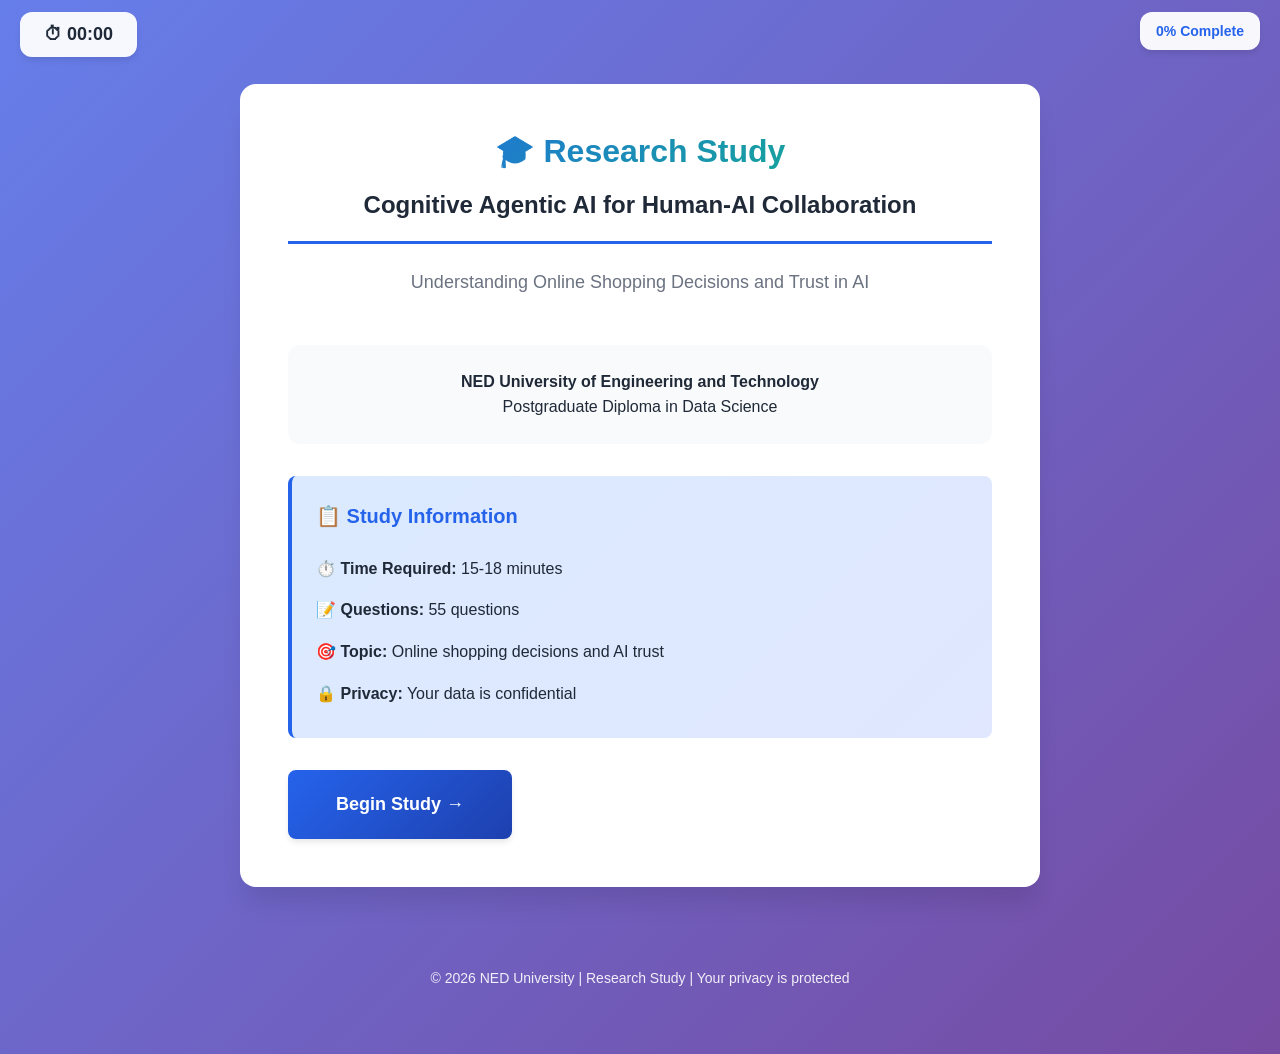
<file: index.html>
<!DOCTYPE html>
<html lang="en">
<head>
    <meta charset="UTF-8">
    <meta name="viewport" content="width=device-width, initial-scale=1.0">
    <meta name="description" content="NED University">
    <title>Cognitive AI Research Study - NED University</title>
    <link rel="stylesheet" href="styles.css">
    <style>
        html, body { overscroll-behavior: none; }
        .scenario-badge {
            display: inline-block;
            background: linear-gradient(135deg, #667eea, #764ba2);
            color: white;
            padding: 0.3rem 0.9rem;
            border-radius: 20px;
            font-size: 0.8rem;
            font-weight: 700;
            margin-bottom: 1rem;
            letter-spacing: 0.03em;
        }
    </style>
</head>
<body>

    <!-- Timer -->
    <div class="timer-bar" id="timerBar">
        <div class="timer-display" id="timerDisplay">⏱ 00:00</div>
        <div class="progress-text" id="progressText">0% Complete</div>
    </div>

    <!-- Main Container -->
    <div class="container">

        <div class="section active" id="section-welcome">
            <div class="welcome-header">
                <h1>🎓 Research Study</h1>
                <h2>Cognitive Agentic AI for Human-AI Collaboration</h2>
                <p class="subtitle">Understanding Online Shopping Decisions and Trust in AI</p>
            </div>
            <div class="university-info">
                <p><strong>NED University of Engineering and Technology</strong></p>
                <p>Postgraduate Diploma in Data Science</p>
            </div>
            <div class="info-box">
                <h3>📋 Study Information</h3>
                <ul>
                    <li>⏱️ <strong>Time Required:</strong> 15-18 minutes</li>
                    <li>📝 <strong>Questions:</strong> 55 questions</li>
                    <li>🎯 <strong>Topic:</strong> Online shopping decisions and AI trust</li>
                    <li>🔒 <strong>Privacy:</strong> Your data is confidential</li>
                </ul>
            </div>
            <button class="btn btn-primary btn-large" onclick="showSection('section-consent')">Begin Study →</button>

        </div>

        <div class="section" id="section-consent">
            <h2>Informed Consent for Research Participation</h2>
            <div class="consent-box">
                <h3>Research Title</h3>
                <p>Cognitive Agentic AI for Human-AI Collaboration: Understanding Online Shopping Decisions</p>
                <h3>Research Team</h3>
                <p><strong>Principal Investigator:</strong> Sidra Yamin<br><strong>Supervisor:</strong> Imran Bashir<br>NED University of Engineering and Technology<br>Programme: Postgraduate Diploma in Data Science</p>
                <h3>Purpose of the Study</h3>
                <p>This research investigates how people make online shopping decisions and how they trust AI recommendations.</p>
                <h3>What You Will Do</h3>
                <p>You will complete shopping scenarios and answer questions about your decisions, thinking style, and trust in AI. This will take approximately 15-18 minutes.</p>
                <h3>Confidentiality</h3>
                <p>Your responses are completely anonymous. No personally identifiable information will be collected.</p>
                <h3>Voluntary Participation</h3>
                <p>Your participation is entirely voluntary. You may withdraw at any time without penalty.</p>
            </div>
            <div class="consent-checkbox">
                <label>
                    <input type="checkbox" id="consentCheck" onchange="toggleConsentButton()">
                    <strong>I confirm that I am 18+ years old, have read this information, and voluntarily agree to participate.</strong>
                </label>
            </div>
            <div class="button-group">
                <button class="btn btn-secondary" onclick="showSection('section-welcome')">← Back</button>
                <button class="btn btn-primary" id="consentButton" disabled onclick="startSurvey()">I Agree - Start Survey →</button>
            </div>

        </div>

        <div class="section" id="section-demographics">
            <h2>Part A: Your Information</h2>
            <p class="section-intro">Please provide the following information (6 questions):</p>

            <div class="question">
                <label>1. What is your age group? <span class="required">*</span></label>
                <select name="age" required>
                    <option value="">Select...</option>
                    <option value="18-24">18–24 years</option>
                    <option value="25-34">25–34 years</option>
                    <option value="35-44">35–44 years</option>
                    <option value="45-54">45–54 years</option>
                    <option value="55-64">55–64 years</option>
                    <option value="65+">65+ years</option>
                </select>
            </div>

            <div class="question">
                <label>2. What is your gender? <span class="required">*</span></label>
                <div class="radio-group">
                    <label><input type="radio" name="gender" value="male" required> Male</label>
                    <label><input type="radio" name="gender" value="female"> Female</label>
                    <label><input type="radio" name="gender" value="other"> Other / Non-binary</label>
                    <label><input type="radio" name="gender" value="prefer-not"> Prefer not to say</label>
                </div>
            </div>

            <div class="question">
                <label>3. What is your highest level of education? <span class="required">*</span></label>
                <select name="education" required>
                    <option value="">Select...</option>
                    <option value="highschool">High school</option>
                    <option value="bachelors">Bachelor's degree</option>
                    <option value="masters">Master's degree</option>
                    <option value="phd">Doctoral degree</option>
                    <option value="other">Other</option>
                </select>
            </div>

            <div class="question">
                <label>4. How often do you shop online? <span class="required">*</span></label>
                <select name="shopping-frequency" required>
                    <option value="">Select...</option>
                    <option value="daily">Daily</option>
                    <option value="weekly">Weekly</option>
                    <option value="monthly">Monthly</option>
                    <option value="rarely">Rarely</option>
                </select>
            </div>

            <div class="question">
                <label>5. How comfortable are you with technology? <span class="required">*</span></label>
                <div class="likert-scale">
                    <div class="likert-scale-header" style="display:flex;justify-content:space-between;font-size:0.75rem;margin-bottom:0.2rem;">
                        <span style="color:#ef4444;font-weight:700;">1 = Not comfortable</span>
                        <span style="color:#10b981;font-weight:700;">7 = Very comfortable</span>
                    </div>
                    <div class="likert-row">
                        <div class="likert-options">
                        <label><input type="radio" name="tech-comfort" value="1" required> 1</label>
                        <label><input type="radio" name="tech-comfort" value="2"> 2</label>
                        <label><input type="radio" name="tech-comfort" value="3"> 3</label>
                        <label><input type="radio" name="tech-comfort" value="4"> 4</label>
                        <label><input type="radio" name="tech-comfort" value="5"> 5</label>
                        <label><input type="radio" name="tech-comfort" value="6"> 6</label>
                        <label><input type="radio" name="tech-comfort" value="7"> 7</label>
                        </div>
                    </div>
                </div>
            </div>
            <div class="question">
                <label>6. Have you used AI shopping recommendations (e.g., Amazon, Daraz)? <span class="required">*</span></label>
                <div class="radio-group">
                    <label><input type="radio" name="ai-experience" value="frequently" required> Yes, frequently</label>
                    <label><input type="radio" name="ai-experience" value="occasionally"> Yes, occasionally</label>
                    <label><input type="radio" name="ai-experience" value="rarely"> Yes, rarely</label>
                    <label><input type="radio" name="ai-experience" value="never"> No, never</label>
                </div>
            </div>

            <div class="button-group">
                <button class="btn btn-secondary" onclick="showSection('section-consent')">← Back</button>
                <button class="btn btn-primary" onclick="validateAndNext('section-demographics', 'section-scenarios-intro')">Continue →</button>
            </div>

        </div>

        <div class="section" id="section-scenarios-intro">
            <h2>Part B: Shopping Scenarios</h2>
            <div class="info-box">
                <h3>📝 Instructions</h3>
                <p>You will see <strong>7 different online shopping scenarios</strong>. For each:</p>
                <ul>
                    <li>Imagine you are actually shopping online</li>
                    <li>Consider whether to purchase the product shown</li>
                    <li>Answer honestly — there are no right or wrong answers</li>
                </ul>
            </div>
            <button class="btn btn-primary btn-large" onclick="showSection('section-scenario1')">Start Scenarios →</button>

        </div>

        <div class="section" id="section-scenario1">
            <h2>Scenario 1 of 7: Laptop Backpack</h2>
            <div class="scenario-badge">🧠 Anchoring & Price Perception</div>
            <div class="product-card">
                <div class="product-image"><img src="images/product1.jpg" alt="Premium Laptop Backpack" onerror="this.style.display='none'; this.parentElement.innerHTML='<div class=placeholder-img>🛍️ Premium Laptop Backpack</div>';"></div>
                <div class="product-details">
                    <h3>Premium Laptop Backpack</h3>
                    <div class="product-rating">⭐⭐⭐⭐⭐ 4.5+ stars</div>
                    <ul class="product-features">
                        <li>✓ Water-resistant</li>
                        <li>✓ USB charging port</li>
                        <li>✓ Fits 15.6" laptops</li>
                        <li>✓ Multiple compartments</li>
                    </ul>
                    <div class="product-price" id="price-scenario1"></div>
                </div>
            </div>

            <div class="ai-recommendation">
                <div class="ai-badge">🤖 AI Recommendation</div>
                <p>"Based on your browsing history and 2,847 similar shoppers, this backpack scores <strong>9.2/10</strong> for value. Users who bought this also rated durability 4.8/5."</p>
            </div>

            <div class="question">
                <label>7. How likely are you to purchase this backpack? <span class="required">*</span></label>
                <div class="likert-scale">
                    <div class="likert-scale-header" style="display:flex;justify-content:space-between;font-size:0.75rem;margin-bottom:0.2rem;">
                        <span style="color:#ef4444;font-weight:700;">1 = Very unlikely</span>
                        <span style="color:#10b981;font-weight:700;">7 = Very likely</span>
                    </div>
                    <div class="likert-row">
                        <div class="likert-options">
                        <label><input type="radio" name="s1-purchase" value="1" required> 1</label>
                        <label><input type="radio" name="s1-purchase" value="2"> 2</label>
                        <label><input type="radio" name="s1-purchase" value="3"> 3</label>
                        <label><input type="radio" name="s1-purchase" value="4"> 4</label>
                        <label><input type="radio" name="s1-purchase" value="5"> 5</label>
                        <label><input type="radio" name="s1-purchase" value="6"> 6</label>
                        <label><input type="radio" name="s1-purchase" value="7"> 7</label>
                        </div>
                    </div>
                </div>
            </div>

            <div class="question">
                <label>8. How would you rate the value for money? <span class="required">*</span></label>
                <div class="likert-scale">
                    <div class="likert-scale-header" style="display:flex;justify-content:space-between;font-size:0.75rem;margin-bottom:0.2rem;">
                        <span style="color:#ef4444;font-weight:700;">1 = Very poor value</span>
                        <span style="color:#10b981;font-weight:700;">7 = Excellent value</span>
                    </div>
                    <div class="likert-row">
                        <div class="likert-options">
                        <label><input type="radio" name="s1-value" value="1" required> 1</label>
                        <label><input type="radio" name="s1-value" value="2"> 2</label>
                        <label><input type="radio" name="s1-value" value="3"> 3</label>
                        <label><input type="radio" name="s1-value" value="4"> 4</label>
                        <label><input type="radio" name="s1-value" value="5"> 5</label>
                        <label><input type="radio" name="s1-value" value="6"> 6</label>
                        <label><input type="radio" name="s1-value" value="7"> 7</label>
                        </div>
                    </div>
                </div>
            </div>
            <div class="button-group">
                <button class="btn btn-secondary" onclick="showSection('section-scenarios-intro')">← Back</button>
                <button class="btn btn-primary" onclick="validateAndNext('section-scenario1', 'section-scenario2')">Next →</button>
            </div>

        </div>

        <div class="section" id="section-scenario2">
            <h2>Scenario 2 of 7: Wireless Earbuds</h2>
            <div class="scenario-badge">⚡ Scarcity & Urgency</div>
            <div class="product-card">
                <div class="product-image"><img src="images/product2.jpg" alt="Premium Wireless Earbuds" onerror="this.style.display='none'; this.parentElement.innerHTML='<div class=placeholder-img>🛍️ Premium Wireless Earbuds</div>';"></div>
                <div class="product-details">
                    <h3>Premium Wireless Earbuds</h3>
                    <div class="product-rating">⭐⭐⭐⭐⭐ 4.5+ stars</div>
                    <ul class="product-features">
                        <li>✓ Active Noise Cancellation</li>
                        <li>✓ 30-hour battery</li>
                        <li>✓ Premium sound quality</li>
                        <li>✓ Only 3 left in stock!</li>
                    </ul>
                    <div class="product-price" id="price-scenario2"></div>
                </div>
            </div>

            <div class="ai-recommendation">
                <div class="ai-badge">🤖 AI Recommendation</div>
                <p>"⚠️ High demand alert! This product sells out every week. <strong>87% of users</strong> who viewed this item purchased within 24 hours."</p>
            </div>

            <div class="question">
                <label>9. How motivated are you to purchase these earbuds? <span class="required">*</span></label>
                <div class="likert-scale">
                    <div class="likert-scale-header" style="display:flex;justify-content:space-between;font-size:0.75rem;margin-bottom:0.2rem;">
                        <span style="color:#ef4444;font-weight:700;">1 = Not at all motivated</span>
                        <span style="color:#10b981;font-weight:700;">7 = Extremely motivated</span>
                    </div>
                    <div class="likert-row">
                        <div class="likert-options">
                        <label><input type="radio" name="s2-motivation" value="1" required> 1</label>
                        <label><input type="radio" name="s2-motivation" value="2"> 2</label>
                        <label><input type="radio" name="s2-motivation" value="3"> 3</label>
                        <label><input type="radio" name="s2-motivation" value="4"> 4</label>
                        <label><input type="radio" name="s2-motivation" value="5"> 5</label>
                        <label><input type="radio" name="s2-motivation" value="6"> 6</label>
                        <label><input type="radio" name="s2-motivation" value="7"> 7</label>
                        </div>
                    </div>
                </div>
            </div>

            <div class="question">
                <label>10. How urgent does this purchase feel? <span class="required">*</span></label>
                <div class="likert-scale">
                    <div class="likert-scale-header" style="display:flex;justify-content:space-between;font-size:0.75rem;margin-bottom:0.2rem;">
                        <span style="color:#ef4444;font-weight:700;">1 = Not urgent at all</span>
                        <span style="color:#10b981;font-weight:700;">7 = Extremely urgent</span>
                    </div>
                    <div class="likert-row">
                        <div class="likert-options">
                        <label><input type="radio" name="s2-urgency" value="1" required> 1</label>
                        <label><input type="radio" name="s2-urgency" value="2"> 2</label>
                        <label><input type="radio" name="s2-urgency" value="3"> 3</label>
                        <label><input type="radio" name="s2-urgency" value="4"> 4</label>
                        <label><input type="radio" name="s2-urgency" value="5"> 5</label>
                        <label><input type="radio" name="s2-urgency" value="6"> 6</label>
                        <label><input type="radio" name="s2-urgency" value="7"> 7</label>
                        </div>
                    </div>
                </div>
            </div>
            <div class="button-group">
                <button class="btn btn-secondary" onclick="showSection('section-scenario1')">← Back</button>
                <button class="btn btn-primary" onclick="validateAndNext('section-scenario2', 'section-scenario3')">Next →</button>
            </div>

        </div>

        <div class="section" id="section-scenario3">
            <h2>Scenario 3 of 7: Phone Case</h2>
            <div class="scenario-badge">👥 Social Proof</div>
            <div class="product-card">
                <div class="product-image"><img src="images/product3.jpg" alt="Premium Phone Case" onerror="this.style.display='none'; this.parentElement.innerHTML='<div class=placeholder-img>🛍️ Premium Phone Case</div>';"></div>
                <div class="product-details">
                    <h3>Premium Phone Case</h3>
                    <div class="product-rating">⭐⭐⭐⭐⭐ 4.5+ stars</div>
                    <ul class="product-features">
                        <li>✓ Military-grade protection</li>
                        <li>✓ Wireless charging compatible</li>
                        <li>✓ 4,523 five-star reviews</li>
                        <li>✓ "Bestseller" badge</li>
                    </ul>
                    <div class="product-price" id="price-scenario3"></div>
                </div>
            </div>

            <div class="ai-recommendation">
                <div class="ai-badge">🤖 AI Recommendation</div>
                <p>"This is the <strong>#1 rated</strong> phone case this month. 4,523 verified buyers gave it 5 stars. Recommended by 96% of users."</p>
            </div>

            <div class="question">
                <label>11. How much do customer reviews and ratings influence your decision? <span class="required">*</span></label>
                <div class="likert-scale">
                    <div class="likert-scale-header" style="display:flex;justify-content:space-between;font-size:0.75rem;margin-bottom:0.2rem;">
                        <span style="color:#ef4444;font-weight:700;">1 = Not at all</span>
                        <span style="color:#10b981;font-weight:700;">7 = Extremely</span>
                    </div>
                    <div class="likert-row">
                        <div class="likert-options">
                        <label><input type="radio" name="s3-social" value="1" required> 1</label>
                        <label><input type="radio" name="s3-social" value="2"> 2</label>
                        <label><input type="radio" name="s3-social" value="3"> 3</label>
                        <label><input type="radio" name="s3-social" value="4"> 4</label>
                        <label><input type="radio" name="s3-social" value="5"> 5</label>
                        <label><input type="radio" name="s3-social" value="6"> 6</label>
                        <label><input type="radio" name="s3-social" value="7"> 7</label>
                        </div>
                    </div>
                </div>
            </div>

            <div class="question">
                <label>12. How likely are you to purchase this case? <span class="required">*</span></label>
                <div class="likert-scale">
                    <div class="likert-scale-header" style="display:flex;justify-content:space-between;font-size:0.75rem;margin-bottom:0.2rem;">
                        <span style="color:#ef4444;font-weight:700;">1 = Very unlikely</span>
                        <span style="color:#10b981;font-weight:700;">7 = Very likely</span>
                    </div>
                    <div class="likert-row">
                        <div class="likert-options">
                        <label><input type="radio" name="s3-purchase" value="1" required> 1</label>
                        <label><input type="radio" name="s3-purchase" value="2"> 2</label>
                        <label><input type="radio" name="s3-purchase" value="3"> 3</label>
                        <label><input type="radio" name="s3-purchase" value="4"> 4</label>
                        <label><input type="radio" name="s3-purchase" value="5"> 5</label>
                        <label><input type="radio" name="s3-purchase" value="6"> 6</label>
                        <label><input type="radio" name="s3-purchase" value="7"> 7</label>
                        </div>
                    </div>
                </div>
            </div>
            <div class="button-group">
                <button class="btn btn-secondary" onclick="showSection('section-scenario2')">← Back</button>
                <button class="btn btn-primary" onclick="validateAndNext('section-scenario3', 'section-scenario4')">Next →</button>
            </div>

        </div>

        <div class="section" id="section-scenario4">
            <h2>Scenario 4 of 7: Smart Watch</h2>
            <div class="scenario-badge">😰 Loss Aversion</div>
            <div class="product-card">
                <div class="product-image"><img src="images/product4.jpg" alt="Smart Watch Pro" onerror="this.style.display='none'; this.parentElement.innerHTML='<div class=placeholder-img>🛍️ Smart Watch Pro</div>';"></div>
                <div class="product-details">
                    <h3>Smart Watch Pro</h3>
                    <div class="product-rating">⭐⭐⭐⭐⭐ 4.5+ stars</div>
                    <ul class="product-features">
                        <li>✓ Health & fitness tracking</li>
                        <li>✓ GPS</li>
                        <li>✓ 7-day battery</li>
                        <li>✓ Limited time: 40% OFF — ends tonight!</li>
                    </ul>
                    <div class="product-price" id="price-scenario4"></div>
                </div>
            </div>

            <div class="ai-recommendation">
                <div class="ai-badge">🤖 AI Recommendation</div>
                <p>"⏳ Flash sale! Regular price Rs12,000. Today only: Rs7,200. You'll <strong>save Rs4,800</strong>. This deal expires in 2 hours."</p>
            </div>

            <div class="question">
                <label>13. How urgent does this purchase feel? <span class="required">*</span></label>
                <div class="likert-scale">
                    <div class="likert-scale-header" style="display:flex;justify-content:space-between;font-size:0.75rem;margin-bottom:0.2rem;">
                        <span style="color:#ef4444;font-weight:700;">1 = Not urgent</span>
                        <span style="color:#10b981;font-weight:700;">7 = Very urgent</span>
                    </div>
                    <div class="likert-row">
                        <div class="likert-options">
                        <label><input type="radio" name="s4-urgency" value="1" required> 1</label>
                        <label><input type="radio" name="s4-urgency" value="2"> 2</label>
                        <label><input type="radio" name="s4-urgency" value="3"> 3</label>
                        <label><input type="radio" name="s4-urgency" value="4"> 4</label>
                        <label><input type="radio" name="s4-urgency" value="5"> 5</label>
                        <label><input type="radio" name="s4-urgency" value="6"> 6</label>
                        <label><input type="radio" name="s4-urgency" value="7"> 7</label>
                        </div>
                    </div>
                </div>
            </div>

            <div class="question">
                <label>14. How likely are you to purchase this smartwatch? <span class="required">*</span></label>
                <div class="likert-scale">
                    <div class="likert-scale-header" style="display:flex;justify-content:space-between;font-size:0.75rem;margin-bottom:0.2rem;">
                        <span style="color:#ef4444;font-weight:700;">1 = Very unlikely</span>
                        <span style="color:#10b981;font-weight:700;">7 = Very likely</span>
                    </div>
                    <div class="likert-row">
                        <div class="likert-options">
                        <label><input type="radio" name="s4-purchase" value="1" required> 1</label>
                        <label><input type="radio" name="s4-purchase" value="2"> 2</label>
                        <label><input type="radio" name="s4-purchase" value="3"> 3</label>
                        <label><input type="radio" name="s4-purchase" value="4"> 4</label>
                        <label><input type="radio" name="s4-purchase" value="5"> 5</label>
                        <label><input type="radio" name="s4-purchase" value="6"> 6</label>
                        <label><input type="radio" name="s4-purchase" value="7"> 7</label>
                        </div>
                    </div>
                </div>
            </div>
            <div class="button-group">
                <button class="btn btn-secondary" onclick="showSection('section-scenario3')">← Back</button>
                <button class="btn btn-primary" onclick="validateAndNext('section-scenario4', 'section-scenario5')">Next →</button>
            </div>

        </div>

        <div class="section" id="section-scenario5">
            <h2>Scenario 5 of 7: Running Shoes</h2>
            <div class="scenario-badge">🤯 Choice Overload</div>
            <div class="product-card">
                <div class="product-image"><img src="images/product5.jpg" alt="Running Shoes Pro" onerror="this.style.display='none'; this.parentElement.innerHTML='<div class=placeholder-img>🛍️ Running Shoes Pro</div>';"></div>
                <div class="product-details">
                    <h3>Running Shoes Pro</h3>
                    <div class="product-rating">⭐⭐⭐⭐⭐ 4.5+ stars</div>
                    <ul class="product-features">
                        <li>✓ 237 similar options available</li>
                        <li>✓ Filters: brand, material, size, price, rating...</li>
                        <li>✓ Multiple AI recommendations</li>
                        <li>✓ Conflicting user reviews</li>
                    </ul>
                    <div class="product-price" id="price-scenario5"></div>
                </div>
            </div>

            <div class="ai-recommendation">
                <div class="ai-badge">🤖 AI Recommendation</div>
                <p>"We found <strong>237 running shoes</strong> matching your preferences. Here are the top 5 based on 12 different criteria..."</p>
            </div>

            <div class="question">
                <label>15. How pressured do you feel to decide quickly? <span class="required">*</span></label>
                <div class="likert-scale">
                    <div class="likert-scale-header" style="display:flex;justify-content:space-between;font-size:0.75rem;margin-bottom:0.2rem;">
                        <span style="color:#ef4444;font-weight:700;">1 = No pressure</span>
                        <span style="color:#10b981;font-weight:700;">7 = Extremely pressured</span>
                    </div>
                    <div class="likert-row">
                        <div class="likert-options">
                        <label><input type="radio" name="s5-pressure" value="1" required> 1</label>
                        <label><input type="radio" name="s5-pressure" value="2"> 2</label>
                        <label><input type="radio" name="s5-pressure" value="3"> 3</label>
                        <label><input type="radio" name="s5-pressure" value="4"> 4</label>
                        <label><input type="radio" name="s5-pressure" value="5"> 5</label>
                        <label><input type="radio" name="s5-pressure" value="6"> 6</label>
                        <label><input type="radio" name="s5-pressure" value="7"> 7</label>
                        </div>
                    </div>
                </div>
            </div>

            <div class="question">
                <label>16. How likely are you to purchase these shoes? <span class="required">*</span></label>
                <div class="likert-scale">
                    <div class="likert-scale-header" style="display:flex;justify-content:space-between;font-size:0.75rem;margin-bottom:0.2rem;">
                        <span style="color:#ef4444;font-weight:700;">1 = Very unlikely</span>
                        <span style="color:#10b981;font-weight:700;">7 = Very likely</span>
                    </div>
                    <div class="likert-row">
                        <div class="likert-options">
                        <label><input type="radio" name="s5-purchase" value="1" required> 1</label>
                        <label><input type="radio" name="s5-purchase" value="2"> 2</label>
                        <label><input type="radio" name="s5-purchase" value="3"> 3</label>
                        <label><input type="radio" name="s5-purchase" value="4"> 4</label>
                        <label><input type="radio" name="s5-purchase" value="5"> 5</label>
                        <label><input type="radio" name="s5-purchase" value="6"> 6</label>
                        <label><input type="radio" name="s5-purchase" value="7"> 7</label>
                        </div>
                    </div>
                </div>
            </div>
            <div class="button-group">
                <button class="btn btn-secondary" onclick="showSection('section-scenario4')">← Back</button>
                <button class="btn btn-primary" onclick="validateAndNext('section-scenario5', 'section-scenario6')">Next →</button>
            </div>

        </div>

        <div class="section" id="section-scenario6">
            <h2>Scenario 6 of 7: Power Bank</h2>
            <div class="scenario-badge">📊 Information Overload</div>
            <div class="product-card">
                <div class="product-image"><img src="images/product6.jpg" alt="Power Bank Ultra" onerror="this.style.display='none'; this.parentElement.innerHTML='<div class=placeholder-img>🛍️ Power Bank Ultra</div>';"></div>
                <div class="product-details">
                    <h3>Power Bank Ultra</h3>
                    <div class="product-rating">⭐⭐⭐⭐⭐ 4.5+ stars</div>
                    <ul class="product-features">
                        <li>✓ 20,000 mAh capacity</li>
                        <li>✓ Fast charging 65W</li>
                        <li>✓ 8 pages of technical specs</li>
                        <li>✓ 43 expert reviews with conflicting ratings</li>
                    </ul>
                    <div class="product-price" id="price-scenario6"></div>
                </div>
            </div>

            <div class="ai-recommendation">
                <div class="ai-badge">🤖 AI Recommendation</div>
                <p>"Based on 43 technical parameters and 1,247 user reviews, this power bank scores 8.7/10. Key specs: charging efficiency 94.3%, voltage regulation ±0.2V..."</p>
            </div>

            <div class="question">
                <label>17. How overwhelmed do you feel by the product information? <span class="required">*</span></label>
                <div class="likert-scale">
                    <div class="likert-scale-header" style="display:flex;justify-content:space-between;font-size:0.75rem;margin-bottom:0.2rem;">
                        <span style="color:#ef4444;font-weight:700;">1 = Not overwhelmed</span>
                        <span style="color:#10b981;font-weight:700;">7 = Extremely overwhelmed</span>
                    </div>
                    <div class="likert-row">
                        <div class="likert-options">
                        <label><input type="radio" name="s6-overwhelm" value="1" required> 1</label>
                        <label><input type="radio" name="s6-overwhelm" value="2"> 2</label>
                        <label><input type="radio" name="s6-overwhelm" value="3"> 3</label>
                        <label><input type="radio" name="s6-overwhelm" value="4"> 4</label>
                        <label><input type="radio" name="s6-overwhelm" value="5"> 5</label>
                        <label><input type="radio" name="s6-overwhelm" value="6"> 6</label>
                        <label><input type="radio" name="s6-overwhelm" value="7"> 7</label>
                        </div>
                    </div>
                </div>
            </div>

            <div class="question">
                <label>18. How likely are you to purchase this power bank? <span class="required">*</span></label>
                <div class="likert-scale">
                    <div class="likert-scale-header" style="display:flex;justify-content:space-between;font-size:0.75rem;margin-bottom:0.2rem;">
                        <span style="color:#ef4444;font-weight:700;">1 = Very unlikely</span>
                        <span style="color:#10b981;font-weight:700;">7 = Very likely</span>
                    </div>
                    <div class="likert-row">
                        <div class="likert-options">
                        <label><input type="radio" name="s6-purchase" value="1" required> 1</label>
                        <label><input type="radio" name="s6-purchase" value="2"> 2</label>
                        <label><input type="radio" name="s6-purchase" value="3"> 3</label>
                        <label><input type="radio" name="s6-purchase" value="4"> 4</label>
                        <label><input type="radio" name="s6-purchase" value="5"> 5</label>
                        <label><input type="radio" name="s6-purchase" value="6"> 6</label>
                        <label><input type="radio" name="s6-purchase" value="7"> 7</label>
                        </div>
                    </div>
                </div>
            </div>

            <div class="question">
                <label>19. Would AI help simplify this decision? <span class="required">*</span></label>
                <div class="likert-scale">
                    <div class="likert-scale-header" style="display:flex;justify-content:space-between;font-size:0.75rem;margin-bottom:0.2rem;">
                        <span style="color:#ef4444;font-weight:700;">1 = Not at all</span>
                        <span style="color:#10b981;font-weight:700;">7 = Definitely yes</span>
                    </div>
                    <div class="likert-row">
                        <div class="likert-options">
                        <label><input type="radio" name="s6-ai-help" value="1" required> 1</label>
                        <label><input type="radio" name="s6-ai-help" value="2"> 2</label>
                        <label><input type="radio" name="s6-ai-help" value="3"> 3</label>
                        <label><input type="radio" name="s6-ai-help" value="4"> 4</label>
                        <label><input type="radio" name="s6-ai-help" value="5"> 5</label>
                        <label><input type="radio" name="s6-ai-help" value="6"> 6</label>
                        <label><input type="radio" name="s6-ai-help" value="7"> 7</label>
                        </div>
                    </div>
                </div>
            </div>
            <div class="button-group">
                <button class="btn btn-secondary" onclick="showSection('section-scenario5')">← Back</button>
                <button class="btn btn-primary" onclick="validateAndNext('section-scenario6', 'section-scenario7')">Next →</button>
            </div>

        </div>

        <div class="section" id="section-scenario7">
            <h2>Scenario 7 of 7: Tablet</h2>
            <div class="scenario-badge">💭 Confirmation Bias</div>
            <div class="product-card">
                <div class="product-image"><img src="images/product7.jpg" alt="Digital Tablet" onerror="this.style.display='none'; this.parentElement.innerHTML='<div class=placeholder-img>🛍️ Digital Tablet</div>';"></div>
                <div class="product-details">
                    <h3>Digital Tablet</h3>
                    <div class="product-rating">⭐⭐⭐⭐⭐ 4.5+ stars</div>
                    <ul class="product-features">
                        <li>✓ 10.1" display</li>
                        <li>✓ 8GB RAM, 256GB storage</li>
                        <li>✓ Mixed reviews: some love it, some don't</li>
                        <li>✓ AI highlights only positive reviews by default</li>
                    </ul>
                    <div class="product-price" id="price-scenario7"></div>
                </div>
            </div>

            <div class="ai-recommendation">
                <div class="ai-badge">🤖 AI Recommendation</div>
                <p>"Showing reviews that match your preferences... <strong>Top positive reviews:</strong> 'Best tablet I've owned!' 'Amazing value for the price!'"</p>
            </div>

            <div class="question">
                <label>20. How much do you look for information that supports your initial opinion? <span class="required">*</span></label>
                <div class="likert-scale">
                    <div class="likert-scale-header" style="display:flex;justify-content:space-between;font-size:0.75rem;margin-bottom:0.2rem;">
                        <span style="color:#ef4444;font-weight:700;">1 = Not at all</span>
                        <span style="color:#10b981;font-weight:700;">7 = A great deal</span>
                    </div>
                    <div class="likert-row">
                        <div class="likert-options">
                        <label><input type="radio" name="s7-confirmation" value="1" required> 1</label>
                        <label><input type="radio" name="s7-confirmation" value="2"> 2</label>
                        <label><input type="radio" name="s7-confirmation" value="3"> 3</label>
                        <label><input type="radio" name="s7-confirmation" value="4"> 4</label>
                        <label><input type="radio" name="s7-confirmation" value="5"> 5</label>
                        <label><input type="radio" name="s7-confirmation" value="6"> 6</label>
                        <label><input type="radio" name="s7-confirmation" value="7"> 7</label>
                        </div>
                    </div>
                </div>
            </div>

            <div class="question">
                <label>21. How likely are you to purchase this tablet? <span class="required">*</span></label>
                <div class="likert-scale">
                    <div class="likert-scale-header" style="display:flex;justify-content:space-between;font-size:0.75rem;margin-bottom:0.2rem;">
                        <span style="color:#ef4444;font-weight:700;">1 = Very unlikely</span>
                        <span style="color:#10b981;font-weight:700;">7 = Very likely</span>
                    </div>
                    <div class="likert-row">
                        <div class="likert-options">
                        <label><input type="radio" name="s7-purchase" value="1" required> 1</label>
                        <label><input type="radio" name="s7-purchase" value="2"> 2</label>
                        <label><input type="radio" name="s7-purchase" value="3"> 3</label>
                        <label><input type="radio" name="s7-purchase" value="4"> 4</label>
                        <label><input type="radio" name="s7-purchase" value="5"> 5</label>
                        <label><input type="radio" name="s7-purchase" value="6"> 6</label>
                        <label><input type="radio" name="s7-purchase" value="7"> 7</label>
                        </div>
                    </div>
                </div>
            </div>
            <div class="button-group">
                <button class="btn btn-secondary" onclick="showSection('section-scenario6')">← Back</button>
                <button class="btn btn-primary" onclick="validateAndNext('section-scenario7', 'section-trust')">Next →</button>
            </div>

        </div>

        <div class="section" id="section-trust">
            <h2>Part C: Trust in AI</h2>
            <p class="section-intro">Rate your agreement with each statement about the AI system (12 questions):</p>

            <div class="question">
                <label>22. The AI system is reliable. <span class="required">*</span></label>
                <div class="likert-scale">
                    <div class="likert-scale-header" style="display:flex;justify-content:space-between;font-size:0.75rem;margin-bottom:0.2rem;">
                        <span style="color:#ef4444;font-weight:700;">1 = Strongly disagree</span>
                        <span style="color:#10b981;font-weight:700;">7 = Strongly agree</span>
                    </div>
                    <div class="likert-row">
                        <div class="likert-options">
                        <label><input type="radio" name="trust-1" value="1" required> 1</label>
                        <label><input type="radio" name="trust-1" value="2"> 2</label>
                        <label><input type="radio" name="trust-1" value="3"> 3</label>
                        <label><input type="radio" name="trust-1" value="4"> 4</label>
                        <label><input type="radio" name="trust-1" value="5"> 5</label>
                        <label><input type="radio" name="trust-1" value="6"> 6</label>
                        <label><input type="radio" name="trust-1" value="7"> 7</label>
                        </div>
                    </div>
                </div>
            </div>
            <div class="question">
                <label>23. I can trust the AI system. <span class="required">*</span></label>
                <div class="likert-scale">
                    <div class="likert-scale-header" style="display:flex;justify-content:space-between;font-size:0.75rem;margin-bottom:0.2rem;">
                        <span style="color:#ef4444;font-weight:700;">1 = Strongly disagree</span>
                        <span style="color:#10b981;font-weight:700;">7 = Strongly agree</span>
                    </div>
                    <div class="likert-row">
                        <div class="likert-options">
                        <label><input type="radio" name="trust-2" value="1" required> 1</label>
                        <label><input type="radio" name="trust-2" value="2"> 2</label>
                        <label><input type="radio" name="trust-2" value="3"> 3</label>
                        <label><input type="radio" name="trust-2" value="4"> 4</label>
                        <label><input type="radio" name="trust-2" value="5"> 5</label>
                        <label><input type="radio" name="trust-2" value="6"> 6</label>
                        <label><input type="radio" name="trust-2" value="7"> 7</label>
                        </div>
                    </div>
                </div>
            </div>
            <div class="question">
                <label>24. The AI system is dependable. <span class="required">*</span></label>
                <div class="likert-scale">
                    <div class="likert-scale-header" style="display:flex;justify-content:space-between;font-size:0.75rem;margin-bottom:0.2rem;">
                        <span style="color:#ef4444;font-weight:700;">1 = Strongly disagree</span>
                        <span style="color:#10b981;font-weight:700;">7 = Strongly agree</span>
                    </div>
                    <div class="likert-row">
                        <div class="likert-options">
                        <label><input type="radio" name="trust-3" value="1" required> 1</label>
                        <label><input type="radio" name="trust-3" value="2"> 2</label>
                        <label><input type="radio" name="trust-3" value="3"> 3</label>
                        <label><input type="radio" name="trust-3" value="4"> 4</label>
                        <label><input type="radio" name="trust-3" value="5"> 5</label>
                        <label><input type="radio" name="trust-3" value="6"> 6</label>
                        <label><input type="radio" name="trust-3" value="7"> 7</label>
                        </div>
                    </div>
                </div>
            </div>
            <div class="question">
                <label>25. I have confidence in the AI's advice. <span class="required">*</span></label>
                <div class="likert-scale">
                    <div class="likert-scale-header" style="display:flex;justify-content:space-between;font-size:0.75rem;margin-bottom:0.2rem;">
                        <span style="color:#ef4444;font-weight:700;">1 = Strongly disagree</span>
                        <span style="color:#10b981;font-weight:700;">7 = Strongly agree</span>
                    </div>
                    <div class="likert-row">
                        <div class="likert-options">
                        <label><input type="radio" name="trust-4" value="1" required> 1</label>
                        <label><input type="radio" name="trust-4" value="2"> 2</label>
                        <label><input type="radio" name="trust-4" value="3"> 3</label>
                        <label><input type="radio" name="trust-4" value="4"> 4</label>
                        <label><input type="radio" name="trust-4" value="5"> 5</label>
                        <label><input type="radio" name="trust-4" value="6"> 6</label>
                        <label><input type="radio" name="trust-4" value="7"> 7</label>
                        </div>
                    </div>
                </div>
            </div>
            <div class="question">
                <label>26. The AI provides accurate recommendations. <span class="required">*</span></label>
                <div class="likert-scale">
                    <div class="likert-scale-header" style="display:flex;justify-content:space-between;font-size:0.75rem;margin-bottom:0.2rem;">
                        <span style="color:#ef4444;font-weight:700;">1 = Strongly disagree</span>
                        <span style="color:#10b981;font-weight:700;">7 = Strongly agree</span>
                    </div>
                    <div class="likert-row">
                        <div class="likert-options">
                        <label><input type="radio" name="trust-5" value="1" required> 1</label>
                        <label><input type="radio" name="trust-5" value="2"> 2</label>
                        <label><input type="radio" name="trust-5" value="3"> 3</label>
                        <label><input type="radio" name="trust-5" value="4"> 4</label>
                        <label><input type="radio" name="trust-5" value="5"> 5</label>
                        <label><input type="radio" name="trust-5" value="6"> 6</label>
                        <label><input type="radio" name="trust-5" value="7"> 7</label>
                        </div>
                    </div>
                </div>
            </div>
            <div class="question">
                <label>27. I feel comfortable relying on the AI. <span class="required">*</span></label>
                <div class="likert-scale">
                    <div class="likert-scale-header" style="display:flex;justify-content:space-between;font-size:0.75rem;margin-bottom:0.2rem;">
                        <span style="color:#ef4444;font-weight:700;">1 = Strongly disagree</span>
                        <span style="color:#10b981;font-weight:700;">7 = Strongly agree</span>
                    </div>
                    <div class="likert-row">
                        <div class="likert-options">
                        <label><input type="radio" name="trust-6" value="1" required> 1</label>
                        <label><input type="radio" name="trust-6" value="2"> 2</label>
                        <label><input type="radio" name="trust-6" value="3"> 3</label>
                        <label><input type="radio" name="trust-6" value="4"> 4</label>
                        <label><input type="radio" name="trust-6" value="5"> 5</label>
                        <label><input type="radio" name="trust-6" value="6"> 6</label>
                        <label><input type="radio" name="trust-6" value="7"> 7</label>
                        </div>
                    </div>
                </div>
            </div>
            <div class="question">
                <label>28. The AI has my best interests in mind. <span class="required">*</span></label>
                <div class="likert-scale">
                    <div class="likert-scale-header" style="display:flex;justify-content:space-between;font-size:0.75rem;margin-bottom:0.2rem;">
                        <span style="color:#ef4444;font-weight:700;">1 = Strongly disagree</span>
                        <span style="color:#10b981;font-weight:700;">7 = Strongly agree</span>
                    </div>
                    <div class="likert-row">
                        <div class="likert-options">
                        <label><input type="radio" name="trust-7" value="1" required> 1</label>
                        <label><input type="radio" name="trust-7" value="2"> 2</label>
                        <label><input type="radio" name="trust-7" value="3"> 3</label>
                        <label><input type="radio" name="trust-7" value="4"> 4</label>
                        <label><input type="radio" name="trust-7" value="5"> 5</label>
                        <label><input type="radio" name="trust-7" value="6"> 6</label>
                        <label><input type="radio" name="trust-7" value="7"> 7</label>
                        </div>
                    </div>
                </div>
            </div>
            <div class="question">
                <label>29. Overall, I trust the AI system. <span class="required">*</span></label>
                <div class="likert-scale">
                    <div class="likert-scale-header" style="display:flex;justify-content:space-between;font-size:0.75rem;margin-bottom:0.2rem;">
                        <span style="color:#ef4444;font-weight:700;">1 = Strongly disagree</span>
                        <span style="color:#10b981;font-weight:700;">7 = Strongly agree</span>
                    </div>
                    <div class="likert-row">
                        <div class="likert-options">
                        <label><input type="radio" name="trust-8" value="1" required> 1</label>
                        <label><input type="radio" name="trust-8" value="2"> 2</label>
                        <label><input type="radio" name="trust-8" value="3"> 3</label>
                        <label><input type="radio" name="trust-8" value="4"> 4</label>
                        <label><input type="radio" name="trust-8" value="5"> 5</label>
                        <label><input type="radio" name="trust-8" value="6"> 6</label>
                        <label><input type="radio" name="trust-8" value="7"> 7</label>
                        </div>
                    </div>
                </div>
            </div>
            <div class="question">
                <label>30. The AI understands my preferences. <span class="required">*</span></label>
                <div class="likert-scale">
                    <div class="likert-scale-header" style="display:flex;justify-content:space-between;font-size:0.75rem;margin-bottom:0.2rem;">
                        <span style="color:#ef4444;font-weight:700;">1 = Strongly disagree</span>
                        <span style="color:#10b981;font-weight:700;">7 = Strongly agree</span>
                    </div>
                    <div class="likert-row">
                        <div class="likert-options">
                        <label><input type="radio" name="trust-9" value="1" required> 1</label>
                        <label><input type="radio" name="trust-9" value="2"> 2</label>
                        <label><input type="radio" name="trust-9" value="3"> 3</label>
                        <label><input type="radio" name="trust-9" value="4"> 4</label>
                        <label><input type="radio" name="trust-9" value="5"> 5</label>
                        <label><input type="radio" name="trust-9" value="6"> 6</label>
                        <label><input type="radio" name="trust-9" value="7"> 7</label>
                        </div>
                    </div>
                </div>
            </div>
            <div class="question">
                <label>31. The AI's behavior is predictable. <span class="required">*</span></label>
                <div class="likert-scale">
                    <div class="likert-scale-header" style="display:flex;justify-content:space-between;font-size:0.75rem;margin-bottom:0.2rem;">
                        <span style="color:#ef4444;font-weight:700;">1 = Strongly disagree</span>
                        <span style="color:#10b981;font-weight:700;">7 = Strongly agree</span>
                    </div>
                    <div class="likert-row">
                        <div class="likert-options">
                        <label><input type="radio" name="trust-10" value="1" required> 1</label>
                        <label><input type="radio" name="trust-10" value="2"> 2</label>
                        <label><input type="radio" name="trust-10" value="3"> 3</label>
                        <label><input type="radio" name="trust-10" value="4"> 4</label>
                        <label><input type="radio" name="trust-10" value="5"> 5</label>
                        <label><input type="radio" name="trust-10" value="6"> 6</label>
                        <label><input type="radio" name="trust-10" value="7"> 7</label>
                        </div>
                    </div>
                </div>
            </div>
            <div class="question">
                <label>32. The AI acts consistently. <span class="required">*</span></label>
                <div class="likert-scale">
                    <div class="likert-scale-header" style="display:flex;justify-content:space-between;font-size:0.75rem;margin-bottom:0.2rem;">
                        <span style="color:#ef4444;font-weight:700;">1 = Strongly disagree</span>
                        <span style="color:#10b981;font-weight:700;">7 = Strongly agree</span>
                    </div>
                    <div class="likert-row">
                        <div class="likert-options">
                        <label><input type="radio" name="trust-11" value="1" required> 1</label>
                        <label><input type="radio" name="trust-11" value="2"> 2</label>
                        <label><input type="radio" name="trust-11" value="3"> 3</label>
                        <label><input type="radio" name="trust-11" value="4"> 4</label>
                        <label><input type="radio" name="trust-11" value="5"> 5</label>
                        <label><input type="radio" name="trust-11" value="6"> 6</label>
                        <label><input type="radio" name="trust-11" value="7"> 7</label>
                        </div>
                    </div>
                </div>
            </div>
            <div class="question">
                <label>33. I would follow the AI's recommendations. <span class="required">*</span></label>
                <div class="likert-scale">
                    <div class="likert-scale-header" style="display:flex;justify-content:space-between;font-size:0.75rem;margin-bottom:0.2rem;">
                        <span style="color:#ef4444;font-weight:700;">1 = Strongly disagree</span>
                        <span style="color:#10b981;font-weight:700;">7 = Strongly agree</span>
                    </div>
                    <div class="likert-row">
                        <div class="likert-options">
                        <label><input type="radio" name="trust-12" value="1" required> 1</label>
                        <label><input type="radio" name="trust-12" value="2"> 2</label>
                        <label><input type="radio" name="trust-12" value="3"> 3</label>
                        <label><input type="radio" name="trust-12" value="4"> 4</label>
                        <label><input type="radio" name="trust-12" value="5"> 5</label>
                        <label><input type="radio" name="trust-12" value="6"> 6</label>
                        <label><input type="radio" name="trust-12" value="7"> 7</label>
                        </div>
                    </div>
                </div>
            </div>
            <div class="button-group">
                <button class="btn btn-secondary" onclick="showSection('section-scenario7')">← Back</button>
                <button class="btn btn-primary" onclick="validateAndNext('section-trust', 'section-cognitive')">Continue →</button>
            </div>

        </div>

        <div class="section" id="section-cognitive">
            <h2>Part D: Thinking Style</h2>
            <p class="section-intro">Rate how well each statement describes you (10 questions):</p>

            <div class="question">
                <label>34. I trust my initial feelings about people. <span class="required">*</span></label>
                <div class="likert-scale">
                    <div class="likert-scale-header" style="display:flex;justify-content:space-between;font-size:0.75rem;margin-bottom:0.2rem;">
                        <span style="color:#ef4444;font-weight:700;">1 = Does not describe me at all</span>
                        <span style="color:#10b981;font-weight:700;">7 = Describes me very well</span>
                    </div>
                    <div class="likert-row">
                        <div class="likert-options">
                        <label><input type="radio" name="rei-1" value="1" required> 1</label>
                        <label><input type="radio" name="rei-1" value="2"> 2</label>
                        <label><input type="radio" name="rei-1" value="3"> 3</label>
                        <label><input type="radio" name="rei-1" value="4"> 4</label>
                        <label><input type="radio" name="rei-1" value="5"> 5</label>
                        <label><input type="radio" name="rei-1" value="6"> 6</label>
                        <label><input type="radio" name="rei-1" value="7"> 7</label>
                        </div>
                    </div>
                </div>
            </div>
            <div class="question">
                <label>35. I believe in trusting my hunches. <span class="required">*</span></label>
                <div class="likert-scale">
                    <div class="likert-scale-header" style="display:flex;justify-content:space-between;font-size:0.75rem;margin-bottom:0.2rem;">
                        <span style="color:#ef4444;font-weight:700;">1 = Does not describe me at all</span>
                        <span style="color:#10b981;font-weight:700;">7 = Describes me very well</span>
                    </div>
                    <div class="likert-row">
                        <div class="likert-options">
                        <label><input type="radio" name="rei-2" value="1" required> 1</label>
                        <label><input type="radio" name="rei-2" value="2"> 2</label>
                        <label><input type="radio" name="rei-2" value="3"> 3</label>
                        <label><input type="radio" name="rei-2" value="4"> 4</label>
                        <label><input type="radio" name="rei-2" value="5"> 5</label>
                        <label><input type="radio" name="rei-2" value="6"> 6</label>
                        <label><input type="radio" name="rei-2" value="7"> 7</label>
                        </div>
                    </div>
                </div>
            </div>
            <div class="question">
                <label>36. My initial impressions are usually right. <span class="required">*</span></label>
                <div class="likert-scale">
                    <div class="likert-scale-header" style="display:flex;justify-content:space-between;font-size:0.75rem;margin-bottom:0.2rem;">
                        <span style="color:#ef4444;font-weight:700;">1 = Does not describe me at all</span>
                        <span style="color:#10b981;font-weight:700;">7 = Describes me very well</span>
                    </div>
                    <div class="likert-row">
                        <div class="likert-options">
                        <label><input type="radio" name="rei-3" value="1" required> 1</label>
                        <label><input type="radio" name="rei-3" value="2"> 2</label>
                        <label><input type="radio" name="rei-3" value="3"> 3</label>
                        <label><input type="radio" name="rei-3" value="4"> 4</label>
                        <label><input type="radio" name="rei-3" value="5"> 5</label>
                        <label><input type="radio" name="rei-3" value="6"> 6</label>
                        <label><input type="radio" name="rei-3" value="7"> 7</label>
                        </div>
                    </div>
                </div>
            </div>
            <div class="question">
                <label>37. I can usually feel when something is right or wrong. <span class="required">*</span></label>
                <div class="likert-scale">
                    <div class="likert-scale-header" style="display:flex;justify-content:space-between;font-size:0.75rem;margin-bottom:0.2rem;">
                        <span style="color:#ef4444;font-weight:700;">1 = Does not describe me at all</span>
                        <span style="color:#10b981;font-weight:700;">7 = Describes me very well</span>
                    </div>
                    <div class="likert-row">
                        <div class="likert-options">
                        <label><input type="radio" name="rei-4" value="1" required> 1</label>
                        <label><input type="radio" name="rei-4" value="2"> 2</label>
                        <label><input type="radio" name="rei-4" value="3"> 3</label>
                        <label><input type="radio" name="rei-4" value="4"> 4</label>
                        <label><input type="radio" name="rei-4" value="5"> 5</label>
                        <label><input type="radio" name="rei-4" value="6"> 6</label>
                        <label><input type="radio" name="rei-4" value="7"> 7</label>
                        </div>
                    </div>
                </div>
            </div>
            <div class="question">
                <label>38. I trust my gut feelings. <span class="required">*</span></label>
                <div class="likert-scale">
                    <div class="likert-scale-header" style="display:flex;justify-content:space-between;font-size:0.75rem;margin-bottom:0.2rem;">
                        <span style="color:#ef4444;font-weight:700;">1 = Does not describe me at all</span>
                        <span style="color:#10b981;font-weight:700;">7 = Describes me very well</span>
                    </div>
                    <div class="likert-row">
                        <div class="likert-options">
                        <label><input type="radio" name="rei-5" value="1" required> 1</label>
                        <label><input type="radio" name="rei-5" value="2"> 2</label>
                        <label><input type="radio" name="rei-5" value="3"> 3</label>
                        <label><input type="radio" name="rei-5" value="4"> 4</label>
                        <label><input type="radio" name="rei-5" value="5"> 5</label>
                        <label><input type="radio" name="rei-5" value="6"> 6</label>
                        <label><input type="radio" name="rei-5" value="7"> 7</label>
                        </div>
                    </div>
                </div>
            </div>
            <div class="question">
                <label>39. I prefer complex to simple problems. <span class="required">*</span></label>
                <div class="likert-scale">
                    <div class="likert-scale-header" style="display:flex;justify-content:space-between;font-size:0.75rem;margin-bottom:0.2rem;">
                        <span style="color:#ef4444;font-weight:700;">1 = Does not describe me at all</span>
                        <span style="color:#10b981;font-weight:700;">7 = Describes me very well</span>
                    </div>
                    <div class="likert-row">
                        <div class="likert-options">
                        <label><input type="radio" name="rei-6" value="1" required> 1</label>
                        <label><input type="radio" name="rei-6" value="2"> 2</label>
                        <label><input type="radio" name="rei-6" value="3"> 3</label>
                        <label><input type="radio" name="rei-6" value="4"> 4</label>
                        <label><input type="radio" name="rei-6" value="5"> 5</label>
                        <label><input type="radio" name="rei-6" value="6"> 6</label>
                        <label><input type="radio" name="rei-6" value="7"> 7</label>
                        </div>
                    </div>
                </div>
            </div>
            <div class="question">
                <label>40. I enjoy intellectual challenges. <span class="required">*</span></label>
                <div class="likert-scale">
                    <div class="likert-scale-header" style="display:flex;justify-content:space-between;font-size:0.75rem;margin-bottom:0.2rem;">
                        <span style="color:#ef4444;font-weight:700;">1 = Does not describe me at all</span>
                        <span style="color:#10b981;font-weight:700;">7 = Describes me very well</span>
                    </div>
                    <div class="likert-row">
                        <div class="likert-options">
                        <label><input type="radio" name="rei-7" value="1" required> 1</label>
                        <label><input type="radio" name="rei-7" value="2"> 2</label>
                        <label><input type="radio" name="rei-7" value="3"> 3</label>
                        <label><input type="radio" name="rei-7" value="4"> 4</label>
                        <label><input type="radio" name="rei-7" value="5"> 5</label>
                        <label><input type="radio" name="rei-7" value="6"> 6</label>
                        <label><input type="radio" name="rei-7" value="7"> 7</label>
                        </div>
                    </div>
                </div>
            </div>
            <div class="question">
                <label>41. I like to think through problems carefully. <span class="required">*</span></label>
                <div class="likert-scale">
                    <div class="likert-scale-header" style="display:flex;justify-content:space-between;font-size:0.75rem;margin-bottom:0.2rem;">
                        <span style="color:#ef4444;font-weight:700;">1 = Does not describe me at all</span>
                        <span style="color:#10b981;font-weight:700;">7 = Describes me very well</span>
                    </div>
                    <div class="likert-row">
                        <div class="likert-options">
                        <label><input type="radio" name="rei-8" value="1" required> 1</label>
                        <label><input type="radio" name="rei-8" value="2"> 2</label>
                        <label><input type="radio" name="rei-8" value="3"> 3</label>
                        <label><input type="radio" name="rei-8" value="4"> 4</label>
                        <label><input type="radio" name="rei-8" value="5"> 5</label>
                        <label><input type="radio" name="rei-8" value="6"> 6</label>
                        <label><input type="radio" name="rei-8" value="7"> 7</label>
                        </div>
                    </div>
                </div>
            </div>
            <div class="question">
                <label>42. I prefer tasks that require thinking. <span class="required">*</span></label>
                <div class="likert-scale">
                    <div class="likert-scale-header" style="display:flex;justify-content:space-between;font-size:0.75rem;margin-bottom:0.2rem;">
                        <span style="color:#ef4444;font-weight:700;">1 = Does not describe me at all</span>
                        <span style="color:#10b981;font-weight:700;">7 = Describes me very well</span>
                    </div>
                    <div class="likert-row">
                        <div class="likert-options">
                        <label><input type="radio" name="rei-9" value="1" required> 1</label>
                        <label><input type="radio" name="rei-9" value="2"> 2</label>
                        <label><input type="radio" name="rei-9" value="3"> 3</label>
                        <label><input type="radio" name="rei-9" value="4"> 4</label>
                        <label><input type="radio" name="rei-9" value="5"> 5</label>
                        <label><input type="radio" name="rei-9" value="6"> 6</label>
                        <label><input type="radio" name="rei-9" value="7"> 7</label>
                        </div>
                    </div>
                </div>
            </div>
            <div class="question">
                <label>43. I enjoy analyzing problems systematically. <span class="required">*</span></label>
                <div class="likert-scale">
                    <div class="likert-scale-header" style="display:flex;justify-content:space-between;font-size:0.75rem;margin-bottom:0.2rem;">
                        <span style="color:#ef4444;font-weight:700;">1 = Does not describe me at all</span>
                        <span style="color:#10b981;font-weight:700;">7 = Describes me very well</span>
                    </div>
                    <div class="likert-row">
                        <div class="likert-options">
                        <label><input type="radio" name="rei-10" value="1" required> 1</label>
                        <label><input type="radio" name="rei-10" value="2"> 2</label>
                        <label><input type="radio" name="rei-10" value="3"> 3</label>
                        <label><input type="radio" name="rei-10" value="4"> 4</label>
                        <label><input type="radio" name="rei-10" value="5"> 5</label>
                        <label><input type="radio" name="rei-10" value="6"> 6</label>
                        <label><input type="radio" name="rei-10" value="7"> 7</label>
                        </div>
                    </div>
                </div>
            </div>
            <div class="button-group">
                <button class="btn btn-secondary" onclick="showSection('section-trust')">← Back</button>
                <button class="btn btn-primary" onclick="validateAndNext('section-cognitive', 'section-tam')">Continue →</button>
            </div>

        </div>

        <div class="section" id="section-tam">
            <h2>Part E: AI Acceptance</h2>
            <p class="section-intro">Rate your agreement about AI shopping assistants (6 questions):</p>

            <div class="question">
                <label>44. AI recommendations help me shop more effectively. <span class="required">*</span></label>
                <div class="likert-scale">
                    <div class="likert-scale-header" style="display:flex;justify-content:space-between;font-size:0.75rem;margin-bottom:0.2rem;">
                        <span style="color:#ef4444;font-weight:700;">1 = Strongly disagree</span>
                        <span style="color:#10b981;font-weight:700;">7 = Strongly agree</span>
                    </div>
                    <div class="likert-row">
                        <div class="likert-options">
                        <label><input type="radio" name="tam-1" value="1" required> 1</label>
                        <label><input type="radio" name="tam-1" value="2"> 2</label>
                        <label><input type="radio" name="tam-1" value="3"> 3</label>
                        <label><input type="radio" name="tam-1" value="4"> 4</label>
                        <label><input type="radio" name="tam-1" value="5"> 5</label>
                        <label><input type="radio" name="tam-1" value="6"> 6</label>
                        <label><input type="radio" name="tam-1" value="7"> 7</label>
                        </div>
                    </div>
                </div>
            </div>
            <div class="question">
                <label>45. AI recommendations improve my shopping decisions. <span class="required">*</span></label>
                <div class="likert-scale">
                    <div class="likert-scale-header" style="display:flex;justify-content:space-between;font-size:0.75rem;margin-bottom:0.2rem;">
                        <span style="color:#ef4444;font-weight:700;">1 = Strongly disagree</span>
                        <span style="color:#10b981;font-weight:700;">7 = Strongly agree</span>
                    </div>
                    <div class="likert-row">
                        <div class="likert-options">
                        <label><input type="radio" name="tam-2" value="1" required> 1</label>
                        <label><input type="radio" name="tam-2" value="2"> 2</label>
                        <label><input type="radio" name="tam-2" value="3"> 3</label>
                        <label><input type="radio" name="tam-2" value="4"> 4</label>
                        <label><input type="radio" name="tam-2" value="5"> 5</label>
                        <label><input type="radio" name="tam-2" value="6"> 6</label>
                        <label><input type="radio" name="tam-2" value="7"> 7</label>
                        </div>
                    </div>
                </div>
            </div>
            <div class="question">
                <label>46. AI recommendations are useful for finding products. <span class="required">*</span></label>
                <div class="likert-scale">
                    <div class="likert-scale-header" style="display:flex;justify-content:space-between;font-size:0.75rem;margin-bottom:0.2rem;">
                        <span style="color:#ef4444;font-weight:700;">1 = Strongly disagree</span>
                        <span style="color:#10b981;font-weight:700;">7 = Strongly agree</span>
                    </div>
                    <div class="likert-row">
                        <div class="likert-options">
                        <label><input type="radio" name="tam-3" value="1" required> 1</label>
                        <label><input type="radio" name="tam-3" value="2"> 2</label>
                        <label><input type="radio" name="tam-3" value="3"> 3</label>
                        <label><input type="radio" name="tam-3" value="4"> 4</label>
                        <label><input type="radio" name="tam-3" value="5"> 5</label>
                        <label><input type="radio" name="tam-3" value="6"> 6</label>
                        <label><input type="radio" name="tam-3" value="7"> 7</label>
                        </div>
                    </div>
                </div>
            </div>
            <div class="question">
                <label>47. Learning to use AI shopping tools is easy. <span class="required">*</span></label>
                <div class="likert-scale">
                    <div class="likert-scale-header" style="display:flex;justify-content:space-between;font-size:0.75rem;margin-bottom:0.2rem;">
                        <span style="color:#ef4444;font-weight:700;">1 = Strongly disagree</span>
                        <span style="color:#10b981;font-weight:700;">7 = Strongly agree</span>
                    </div>
                    <div class="likert-row">
                        <div class="likert-options">
                        <label><input type="radio" name="tam-4" value="1" required> 1</label>
                        <label><input type="radio" name="tam-4" value="2"> 2</label>
                        <label><input type="radio" name="tam-4" value="3"> 3</label>
                        <label><input type="radio" name="tam-4" value="4"> 4</label>
                        <label><input type="radio" name="tam-4" value="5"> 5</label>
                        <label><input type="radio" name="tam-4" value="6"> 6</label>
                        <label><input type="radio" name="tam-4" value="7"> 7</label>
                        </div>
                    </div>
                </div>
            </div>
            <div class="question">
                <label>48. AI shopping interfaces are clear and understandable. <span class="required">*</span></label>
                <div class="likert-scale">
                    <div class="likert-scale-header" style="display:flex;justify-content:space-between;font-size:0.75rem;margin-bottom:0.2rem;">
                        <span style="color:#ef4444;font-weight:700;">1 = Strongly disagree</span>
                        <span style="color:#10b981;font-weight:700;">7 = Strongly agree</span>
                    </div>
                    <div class="likert-row">
                        <div class="likert-options">
                        <label><input type="radio" name="tam-5" value="1" required> 1</label>
                        <label><input type="radio" name="tam-5" value="2"> 2</label>
                        <label><input type="radio" name="tam-5" value="3"> 3</label>
                        <label><input type="radio" name="tam-5" value="4"> 4</label>
                        <label><input type="radio" name="tam-5" value="5"> 5</label>
                        <label><input type="radio" name="tam-5" value="6"> 6</label>
                        <label><input type="radio" name="tam-5" value="7"> 7</label>
                        </div>
                    </div>
                </div>
            </div>
            <div class="question">
                <label>49. It is easy to get AI to do what I want. <span class="required">*</span></label>
                <div class="likert-scale">
                    <div class="likert-scale-header" style="display:flex;justify-content:space-between;font-size:0.75rem;margin-bottom:0.2rem;">
                        <span style="color:#ef4444;font-weight:700;">1 = Strongly disagree</span>
                        <span style="color:#10b981;font-weight:700;">7 = Strongly agree</span>
                    </div>
                    <div class="likert-row">
                        <div class="likert-options">
                        <label><input type="radio" name="tam-6" value="1" required> 1</label>
                        <label><input type="radio" name="tam-6" value="2"> 2</label>
                        <label><input type="radio" name="tam-6" value="3"> 3</label>
                        <label><input type="radio" name="tam-6" value="4"> 4</label>
                        <label><input type="radio" name="tam-6" value="5"> 5</label>
                        <label><input type="radio" name="tam-6" value="6"> 6</label>
                        <label><input type="radio" name="tam-6" value="7"> 7</label>
                        </div>
                    </div>
                </div>
            </div>
            <div class="button-group">
                <button class="btn btn-secondary" onclick="showSection('section-cognitive')">← Back</button>
                <button class="btn btn-primary" onclick="validateAndNext('section-tam', 'section-crt')">Continue →</button>
            </div>

        </div>

        <div class="section" id="section-crt">
            <h2>Part F: Analytical Thinking</h2>
            <p class="section-intro">Please answer these 3 questions (type your numerical answer):</p>

            <div class="question">
                <label>50. A bat and a ball cost ₨1,100 in total. The bat costs ₨1,000 more than the ball. How much does the ball cost? <span class="required">*</span></label>
                <input type="number" name="crt-1" placeholder="Enter amount in ₨" required>
            </div>

            <div class="question">
                <label>51. If it takes 5 machines 5 minutes to make 5 widgets, how many minutes would it take 100 machines to make 100 widgets? <span class="required">*</span></label>
                <input type="number" name="crt-2" placeholder="Enter minutes" required>
            </div>

            <div class="question">
                <label>52. In a lake, there is a patch of lily pads. Every day, the patch doubles in size. If it takes 48 days for the patch to cover the entire lake, how many days would it take to cover half the lake? <span class="required">*</span></label>
                <input type="number" name="crt-3" placeholder="Enter days" required>
            </div>

            <div class="button-group">
                <button class="btn btn-secondary" onclick="showSection('section-tam')">← Back</button>
                <button class="btn btn-primary" onclick="validateAndNext('section-crt', 'section-explainability')">Continue →</button>
            </div>

        </div>

        <div class="section" id="section-explainability">
            <h2>Part G: AI Explanation Preferences</h2>
            <p class="section-intro">Tell us about your preferences for AI explanations (3 questions):</p>

            <div class="question">
                <label>53. What type of AI explanation do you prefer? <span class="required">*</span></label>
                <div class="radio-group">
                    <label><input type="radio" name="explain-type" value="simple" required> Simple summary ("Similar to products you liked")</label>
                    <label><input type="radio" name="explain-type" value="detailed"> Detailed reasoning ("Based on your history, reviews, and price range...")</label>
                    <label><input type="radio" name="explain-type" value="visual"> Visual explanation (charts, highlights)</label>
                    <label><input type="radio" name="explain-type" value="none"> No explanation needed</label>
                </div>
            </div>

            <div class="question">
                <label>54. How important is it for AI to explain its recommendations? <span class="required">*</span></label>
                <div class="likert-scale">
                    <div class="likert-scale-header" style="display:flex;justify-content:space-between;font-size:0.75rem;margin-bottom:0.2rem;">
                        <span style="color:#ef4444;font-weight:700;">1 = Not important</span>
                        <span style="color:#10b981;font-weight:700;">7 = Very important</span>
                    </div>
                    <div class="likert-row">
                        <div class="likert-options">
                        <label><input type="radio" name="explain-importance" value="1" required> 1</label>
                        <label><input type="radio" name="explain-importance" value="2"> 2</label>
                        <label><input type="radio" name="explain-importance" value="3"> 3</label>
                        <label><input type="radio" name="explain-importance" value="4"> 4</label>
                        <label><input type="radio" name="explain-importance" value="5"> 5</label>
                        <label><input type="radio" name="explain-importance" value="6"> 6</label>
                        <label><input type="radio" name="explain-importance" value="7"> 7</label>
                        </div>
                    </div>
                </div>
            </div>

            <div class="question">
                <label>55. How transparent should AI be about its limitations? <span class="required">*</span></label>
                <div class="likert-scale">
                    <div class="likert-scale-header" style="display:flex;justify-content:space-between;font-size:0.75rem;margin-bottom:0.2rem;">
                        <span style="color:#ef4444;font-weight:700;">1 = Not transparent</span>
                        <span style="color:#10b981;font-weight:700;">7 = Fully transparent</span>
                    </div>
                    <div class="likert-row">
                        <div class="likert-options">
                        <label><input type="radio" name="explain-transparency" value="1" required> 1</label>
                        <label><input type="radio" name="explain-transparency" value="2"> 2</label>
                        <label><input type="radio" name="explain-transparency" value="3"> 3</label>
                        <label><input type="radio" name="explain-transparency" value="4"> 4</label>
                        <label><input type="radio" name="explain-transparency" value="5"> 5</label>
                        <label><input type="radio" name="explain-transparency" value="6"> 6</label>
                        <label><input type="radio" name="explain-transparency" value="7"> 7</label>
                        </div>
                    </div>
                </div>
            </div>

            <div class="button-group">
                <button class="btn btn-secondary" onclick="showSection('section-crt')">← Back</button>
                <button class="btn btn-primary btn-large" onclick="completeSurvey()">🎉 Submit Survey</button>
            </div>

        </div>

        <div class="section" id="section-thankyou">
            <div class="thankyou-container">
                <h1>🎉 Thank You!</h1>
                <p class="thankyou-message">Your responses have been recorded successfully.</p>
                <div class="completion-stats">
                    <div class="stat-box">
                        <div class="stat-number" id="finalTime">--:--</div>
                        <div class="stat-label">Completion Time</div>
                    </div>
                    <div class="stat-box">
                        <div class="stat-number">55</div>
                        <div class="stat-label">Questions Answered</div>
                    </div>
                </div>
                <div class="info-box">
                    <h3>What Happens Next?</h3>
                    <ul>
                        <li>✅ Your responses have been saved securely</li>
                        <li>📊 Your data will contribute to important AI research</li>
                        <li>🎓 Results will be used for academic purposes only</li>
                    </ul>
                </div>
                <p>Questions? Contact: <a href="mailto:sidrashahid535@gmail.com">sidrashahid535@gmail.com</a></p>
            </div>

        </div>


    </div><!-- /container -->

    <footer>
        <p>© 2026 NED University | Research Study | Your privacy is protected</p>
    </footer>

    <script src="script.js"></script>
</body>
</html>
</file>
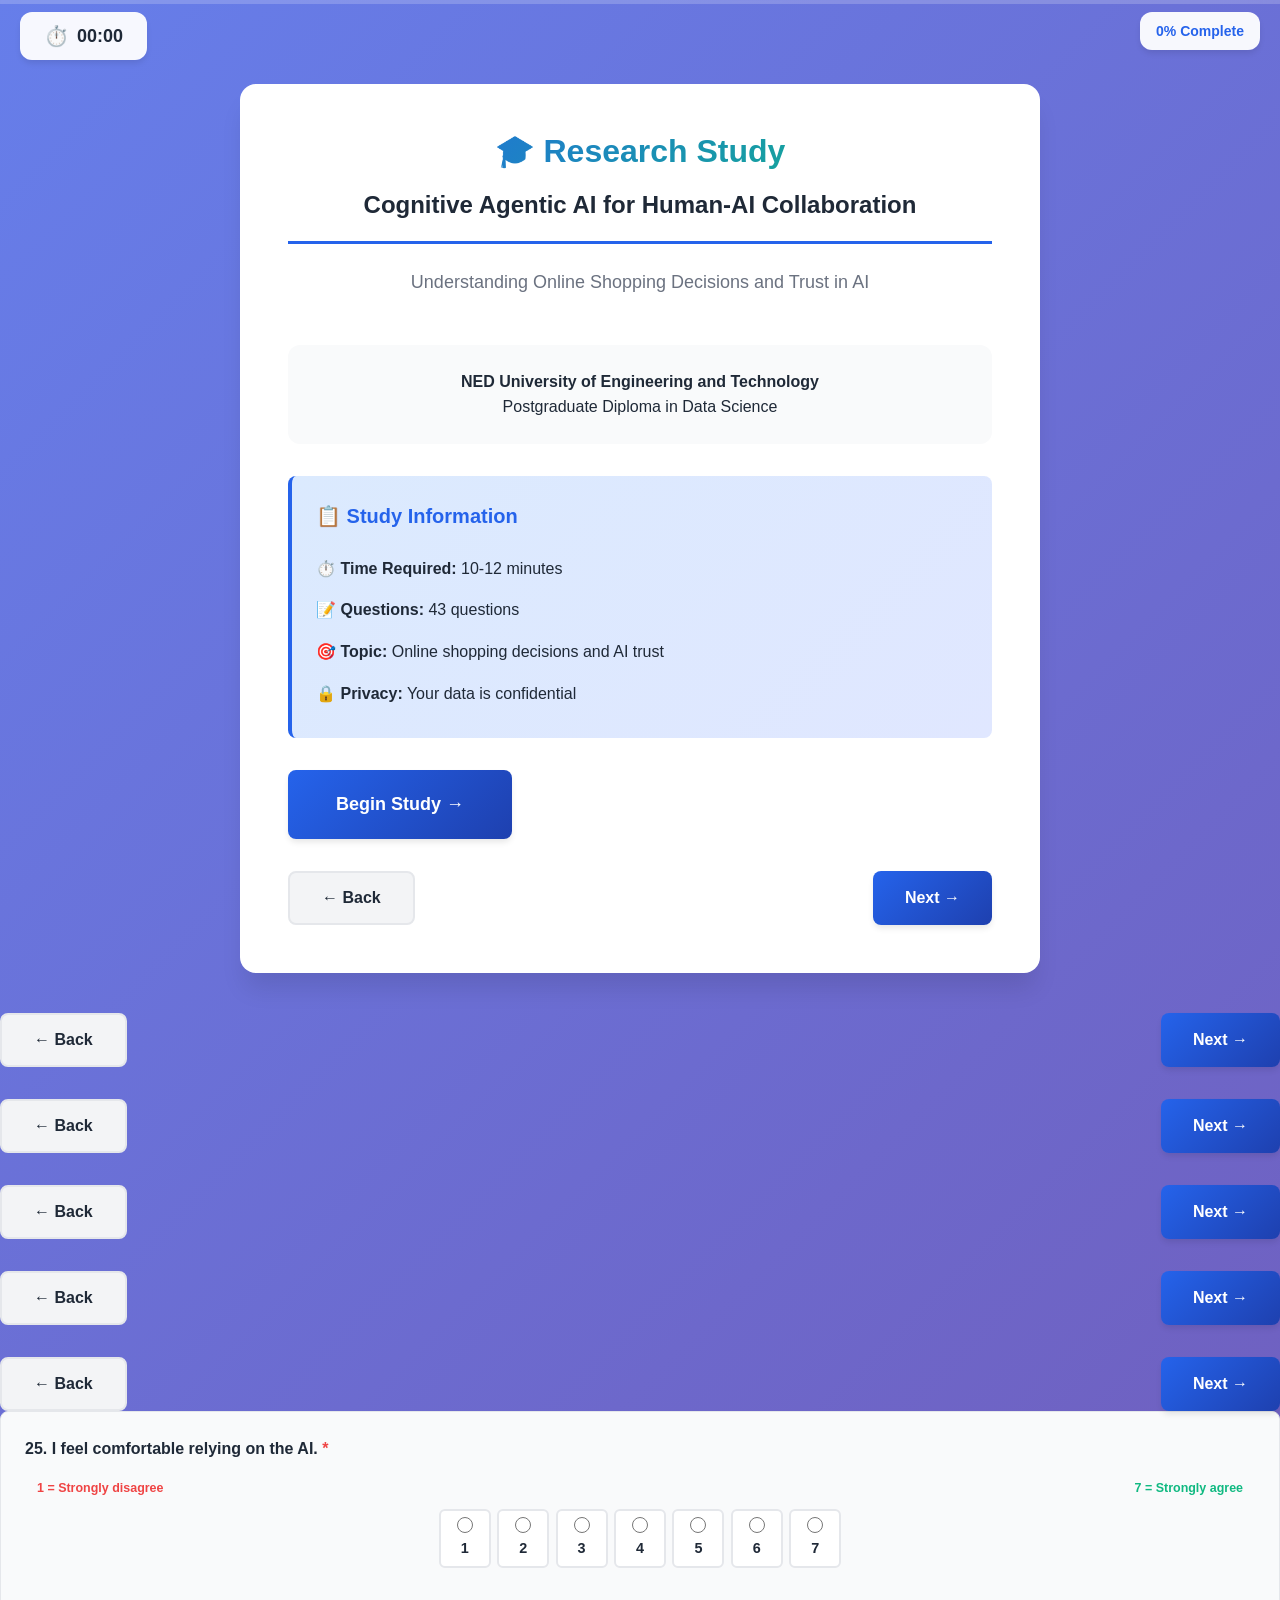
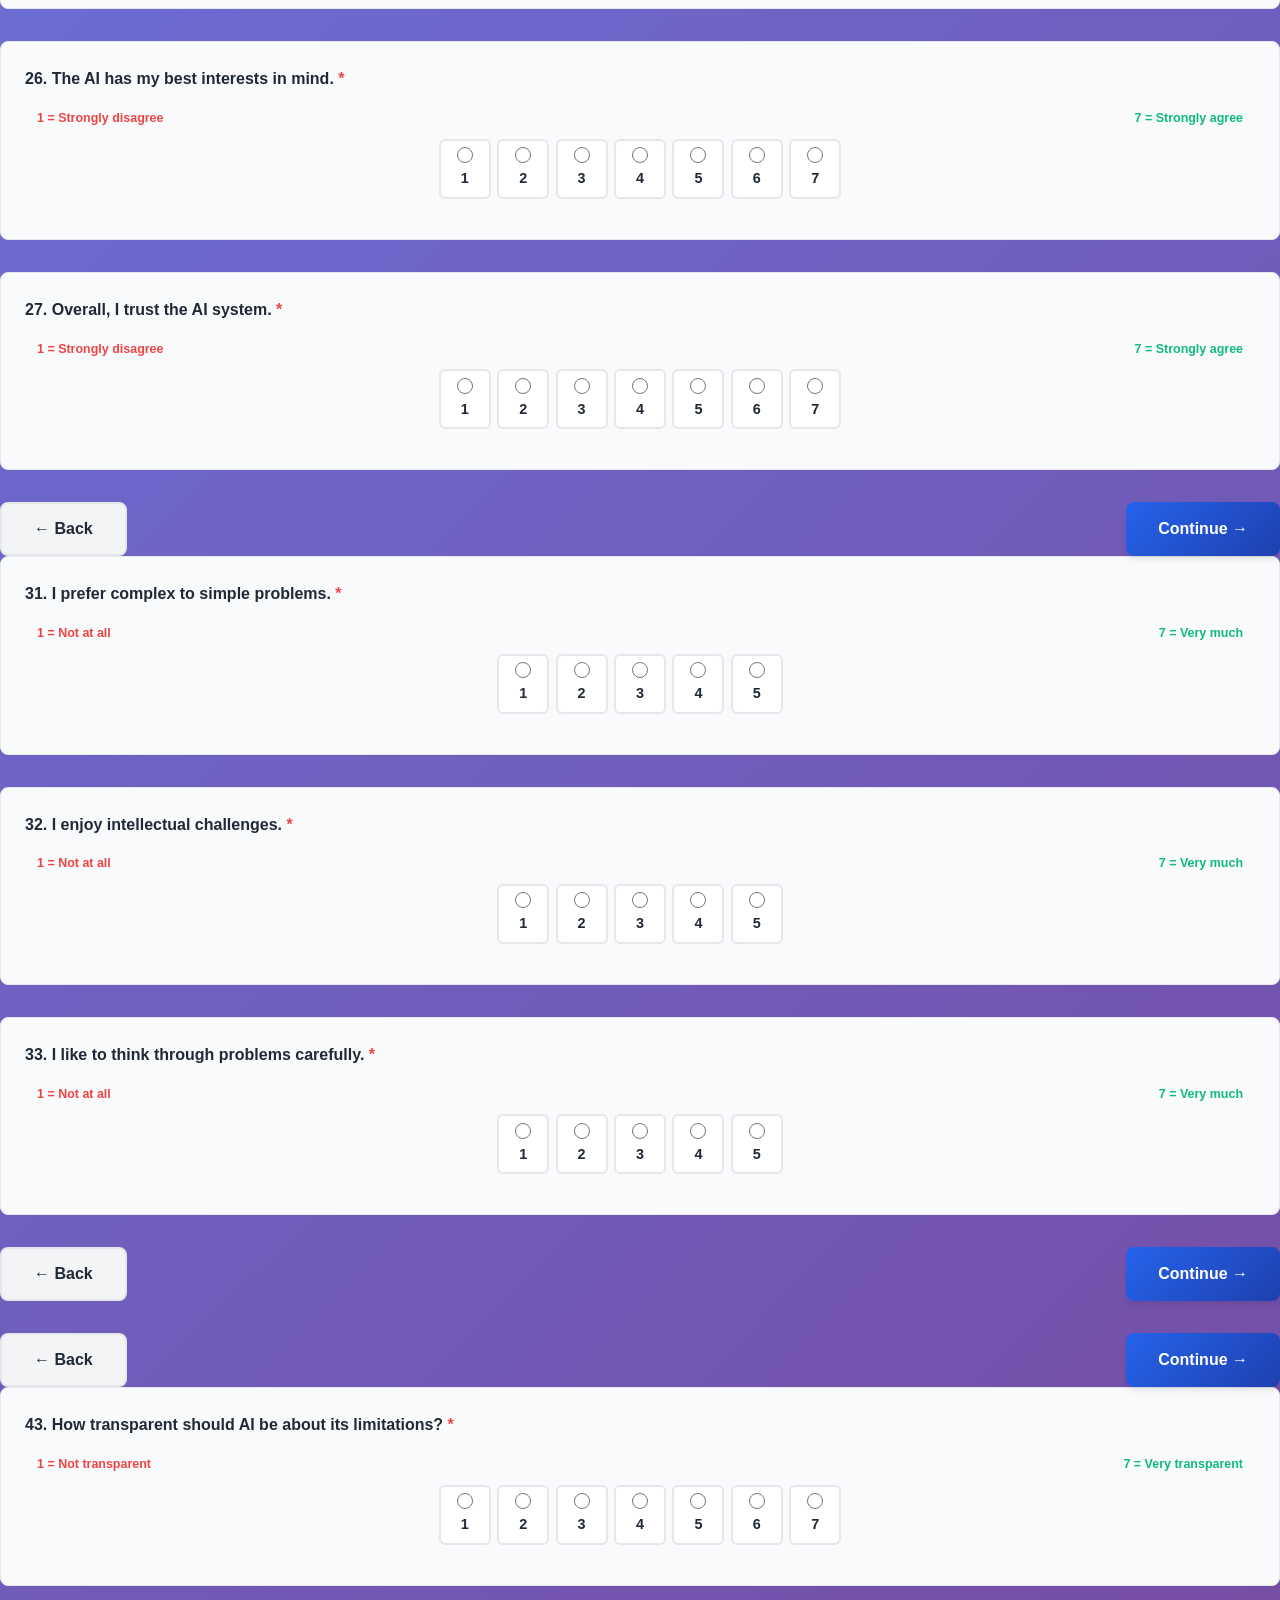
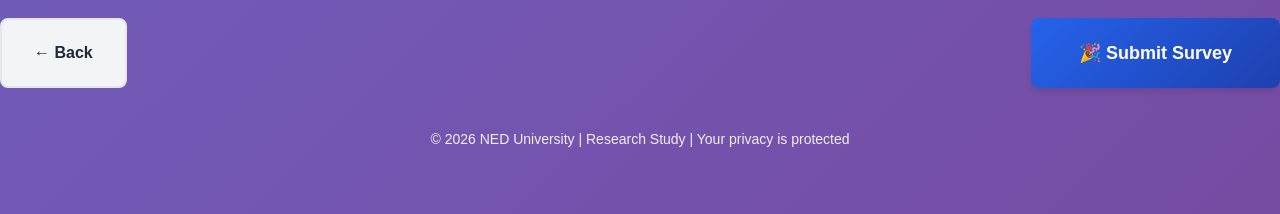
<file: index_backup_trimmed.html>
<!DOCTYPE html>
<html lang="en">
<head>
    <meta charset="UTF-8">
    <meta name="viewport" content="width=device-width, initial-scale=1.0">
    <title>Cognitive AI Research Study - NED University</title>
    <meta name="description" content="Research study on cognitive AI and online shopping decisions">
    <link rel="stylesheet" href="styles.css">
</head>
<body>
    <!-- Progress Bar -->
    <div class="progress-container">
        <div class="progress-bar" id="progressBar"></div>
        <div class="progress-text" id="progressText">0% Complete</div>
    </div>

    <!-- Timer Display -->
    <div class="timer-display" id="timerDisplay">
        <span class="timer-icon">⏱️</span>
        <span id="timerText">00:00</span>
    </div>

    <!-- Main Container -->
    <div class="container">
        
        <!-- Welcome Screen -->
        <div class="section active" id="section-welcome">
            <div class="welcome-header">
                <h1>🎓 Research Study</h1>
                <h2>Cognitive Agentic AI for Human-AI Collaboration</h2>
                <p class="subtitle">Understanding Online Shopping Decisions and Trust in AI</p>
            </div>
            <div class="university-info">
                <p><strong>NED University of Engineering and Technology</strong></p>
                <p>Postgraduate Diploma in Data Science</p>
            </div>
            <div class="info-box">
                <h3>📋 Study Information</h3>
                <ul>
                    <li>⏱️ <strong>Time Required:</strong> 10-12 minutes</li>
                    <li>📝 <strong>Questions:</strong> 43 questions</li>
                    <li>🎯 <strong>Topic:</strong> Online shopping decisions and AI trust</li>
                    <li>🔒 <strong>Privacy:</strong> Your data is confidential</li>
                </ul>
            </div>
            <button class="btn btn-primary btn-large" onclick="showSection('section-consent')">Begin Study →</button>
        </div>

        <!-- Informed Consent -->
        <div class="section" id="section-consent">
            <h2>Informed Consent for Research Participation</h2>
            <div class="consent-box">
                <h3>Research Title</h3>
                <p>Cognitive Agentic AI for Human-AI Collaboration: Understanding Online Shopping Decisions</p>
                <h3>Research Team</h3>
                <p><strong>Principal Investigator:</strong> Sidra Yamin<br><strong>Supervisor:</strong> Imran Bashir<br>NED University of Engineering and Technology<br>Programme: Postgraduate Diploma in Data Science</p>
                <h3>Purpose of the Study</h3>
                <p>This research investigates how people make online shopping decisions and how they trust AI recommendations.</p>
                <h3>What You Will Do</h3>
                <p>You will complete shopping scenarios and answer questions about your decisions, thinking style, and trust in AI. This will take approximately 28-30 minutes.</p>
                <h3>Confidentiality</h3>
                <p>Your responses are completely anonymous. No personally identifiable information will be collected.</p>
                <h3>Voluntary Participation</h3>
                <p>Your participation is entirely voluntary. You may withdraw at any time without penalty.</p>
            </div>
            <div class="consent-checkbox">
                <label>
                    <input type="checkbox" id="consentCheck" onchange="toggleConsentButton()">
                    <strong>I confirm that I am 18+ years old, have read this information, and voluntarily agree to participate.</strong>
                </label>
            </div>
            <div class="button-group">
                <button class="btn btn-secondary" onclick="showSection('section-welcome')">← Back</button>
                <button class="btn btn-primary" id="consentButton" disabled onclick="startSurvey()">I Agree - Start Survey →</button>
            </div>
        </div>

        <!-- Part A: Demographics -->
        <div class="section" id="section-demographics">
            <h2>Part A: Your Information</h2>
            <p class="section-intro">Please provide the following information (5 questions):</p>
            <div class="question">
                <label>1. What is your highest level of education? <span class="required">*</span></label>
                <select name="education" required>
                    <option value="">Select...</option>
                    <option value="highschool">High school</option>
                    <option value="bachelors">Bachelor's degree</option>
                    <option value="masters">Master's degree</option>
                    <option value="phd">Doctoral degree</option>
                    <option value="other">Other</option>
                </select>
            </div>
            
            <div class="question">
                <label>2. How often do you shop online? <span class="required">*</span></label>
                <select name="shopping-frequency" required>
                    <option value="">Select...</option>
                    <option value="daily">Daily</option>
                    <option value="weekly">Weekly</option>
                    <option value="monthly">Monthly</option>
                    <option value="rarely">Rarely</option>
                </select>
            </div>
            
            <div class="question">
                <label>3. How comfortable are you with technology? <span class="required">*</span></label>
                <div class="likert-scale">
                    <div class="likert-scale-header" style="display:flex;justify-content:space-between;font-size:0.75rem;margin-bottom:0.2rem;"><span style="color:#ef4444;font-weight:700;">1 = Not comfortable</span><span style="color:#10b981;font-weight:700;">7 = Very comfortable</span></div>
                    <div class="likert-row">
                    <span class="likert-label label-low">1<br>Not comfortable</span>
                    <div class="likert-options">
                        <label><input type="radio" name="tech-comfort" value="1" required> 1</label>
                        <label><input type="radio" name="tech-comfort" value="2"> 2</label>
                        <label><input type="radio" name="tech-comfort" value="3"> 3</label>
                        <label><input type="radio" name="tech-comfort" value="4"> 4</label>
                        <label><input type="radio" name="tech-comfort" value="5"> 5</label>
                        <label><input type="radio" name="tech-comfort" value="6"> 6</label>
                        <label><input type="radio" name="tech-comfort" value="7"> 7</label>
                    </div>
                    <span class="likert-label label-high">7<br>Very comfortable</span>
                    </div>
                </div>
            </div>
            
            <div class="question">
                <label>4. Have you used AI shopping recommendations (Amazon, Daraz)? <span class="required">*</span></label>
                <div class="radio-group">
                    <label><input type="radio" name="ai-experience" value="frequently" required> Yes, frequently</label>
                    <label><input type="radio" name="ai-experience" value="occasionally"> Yes, occasionally</label>
                    <label><input type="radio" name="ai-experience" value="rarely"> Yes, rarely</label>
                    <label><input type="radio" name="ai-experience" value="never"> No, never</label>
                </div>
            </div>
            
            <div class="button-group">
                <button class="btn btn-secondary" onclick="showSection('section-consent')">← Back</button>
                <button class="btn btn-primary" onclick="validateAndNext('section-demographics', 'section-scenarios-intro')">Continue →</button>
            </div>
        </div>

        <!-- Scenarios Introduction -->
        <div class="section" id="section-scenarios-intro">
            <h2>Part B: Shopping Scenarios</h2>
            <div class="info-box">
                <h3>📝 Instructions</h3>
                <p>You will see <strong>7 different online shopping scenarios</strong>. For each:</p>
                <ul>
                    <li>Imagine you are actually shopping online</li>
                    <li>Consider whether to purchase the product shown</li>
                    <li>Answer honestly - there are no right or wrong answers</li>
                </ul>
            </div>
            <button class="btn btn-primary btn-large" onclick="showSection('section-scenario1')">Start Scenarios →</button>
        </div>

        <!-- Scenario 1 -->
        <div class="section" id="section-scenario1">
            <h2>Scenario 1: Laptop Backpack</h2>
            <div class="product-card">
                <div class="product-image"><img src="images/product1.jpg" alt="Premium Laptop Backpack" onerror="this.style.display='none'; this.parentElement.innerHTML='<div class=placeholder-img>🛍️ Premium Laptop Backpack</div>';"></div>
                <div class="product-details">
                    <h3>Premium Laptop Backpack</h3>
                    <div class="product-rating">⭐⭐⭐⭐⭐ 4.5+ stars</div>
                    <ul class="product-features">
                        <li>✓ Water-resistant</li>
                        <li>✓ USB charging port</li>
                        <li>✓ Fits 15.6" laptops</li>
                        <li>✓ Multiple compartments</li>
                    </ul>
                    <div class="product-price" id="price-scenario1"></div>
                </div>
            </div>

            <div class="question">
                <label>5. How likely are you to purchase this backpack? <span class="required">*</span></label>
                <div class="likert-scale">
                    <div class="likert-scale-header" style="display:flex;justify-content:space-between;font-size:0.75rem;margin-bottom:0.2rem;"><span style="color:#ef4444;font-weight:700;">1 = Very unlikely</span><span style="color:#10b981;font-weight:700;">7 = Very likely</span></div>
                    <div class="likert-row">
                    <span class="likert-label label-low">1<br>Very unlikely</span>
                    <div class="likert-options">
                        <label><input type="radio" name="s1-q1" value="1" required> 1</label>
                        <label><input type="radio" name="s1-q1" value="2"> 2</label>
                        <label><input type="radio" name="s1-q1" value="3"> 3</label>
                        <label><input type="radio" name="s1-q1" value="4"> 4</label>
                        <label><input type="radio" name="s1-q1" value="5"> 5</label>
                        <label><input type="radio" name="s1-q1" value="6"> 6</label>
                        <label><input type="radio" name="s1-q1" value="7"> 7</label>
                    </div>
                    <span class="likert-label label-high">7<br>Very likely</span>
                    </div>
                </div>
            </div>

            <div class="question">
                <label>6. How would you rate the value for money? <span class="required">*</span></label>
                <div class="likert-scale">
                    <div class="likert-scale-header" style="display:flex;justify-content:space-between;font-size:0.75rem;margin-bottom:0.2rem;"><span style="color:#ef4444;font-weight:700;">1 = Very poor value</span><span style="color:#10b981;font-weight:700;">7 = Excellent value</span></div>
                    <div class="likert-row">
                    <span class="likert-label label-low">1<br>Very poor value</span>
                    <div class="likert-options">
                        <label><input type="radio" name="s1-q2" value="1" required> 1</label>
                        <label><input type="radio" name="s1-q2" value="2"> 2</label>
                        <label><input type="radio" name="s1-q2" value="3"> 3</label>
                        <label><input type="radio" name="s1-q2" value="4"> 4</label>
                        <label><input type="radio" name="s1-q2" value="5"> 5</label>
                        <label><input type="radio" name="s1-q2" value="6"> 6</label>
                        <label><input type="radio" name="s1-q2" value="7"> 7</label>
                    </div>
                    <span class="likert-label label-high">7<br>Excellent value</span>
                    </div>
                </div>
            </div>
            </div>

            <div class="button-group">
                <button class="btn btn-secondary" onclick="showSection('section-scenarios-intro')">← Back</button>
                <button class="btn btn-primary" onclick="validateAndNext('section-scenario1', 'section-scenario2')">Next →</button>
            </div>
        </div>

        <!-- Scenario 2 -->
        <div class="section" id="section-scenario2">
            <h2>Scenario 2: Wireless Earbuds</h2>
            <div class="product-card">
                <div class="product-image"><img src="images/product2.jpg" alt="Wireless Bluetooth Earbuds" onerror="this.style.display='none'; this.parentElement.innerHTML='<div class=placeholder-img>🛍️ Wireless Bluetooth Earbuds</div>';"></div>
                <div class="product-details">
                    <h3>Wireless Bluetooth Earbuds</h3>
                    <div class="product-rating">⭐⭐⭐⭐⭐ 4.5+ stars</div>
                    <ul class="product-features">
                        <li>✓ 24-hour battery</li>
                        <li>✓ Noise cancellation</li>
                        <li>✓ Waterproof</li>
                        <li>✓ Touch controls</li>
                    </ul>
                    <div class="product-price" id="price-scenario2"></div>
                    <div id="promo-scenario2"></div>
                </div>
            </div>

            <div class="question">
                <label>7. How motivated are you to purchase these earbuds? <span class="required">*</span></label>
                <div class="likert-scale">
                    <div class="likert-scale-header" style="display:flex;justify-content:space-between;font-size:0.75rem;margin-bottom:0.2rem;"><span style="color:#ef4444;font-weight:700;">1 = Not motivated</span><span style="color:#10b981;font-weight:700;">7 = Very motivated</span></div>
                    <div class="likert-row">
                    <span class="likert-label label-low">1<br>Not motivated</span>
                    <div class="likert-options">
                        <label><input type="radio" name="s2-q1" value="1" required> 1</label>
                        <label><input type="radio" name="s2-q1" value="2"> 2</label>
                        <label><input type="radio" name="s2-q1" value="3"> 3</label>
                        <label><input type="radio" name="s2-q1" value="4"> 4</label>
                        <label><input type="radio" name="s2-q1" value="5"> 5</label>
                        <label><input type="radio" name="s2-q1" value="6"> 6</label>
                        <label><input type="radio" name="s2-q1" value="7"> 7</label>
                    </div>
                    <span class="likert-label label-high">7<br>Very motivated</span>
                    </div>
                </div>
            </div>

            <div class="question">
                <label>8. How urgent does this purchase feel? <span class="required">*</span></label>
                <div class="likert-scale">
                    <div class="likert-scale-header" style="display:flex;justify-content:space-between;font-size:0.75rem;margin-bottom:0.2rem;"><span style="color:#ef4444;font-weight:700;">1 = Not urgent</span><span style="color:#10b981;font-weight:700;">7 = Very urgent</span></div>
                    <div class="likert-row">
                    <span class="likert-label label-low">1<br>Not urgent</span>
                    <div class="likert-options">
                        <label><input type="radio" name="s2-q2" value="1" required> 1</label>
                        <label><input type="radio" name="s2-q2" value="2"> 2</label>
                        <label><input type="radio" name="s2-q2" value="3"> 3</label>
                        <label><input type="radio" name="s2-q2" value="4"> 4</label>
                        <label><input type="radio" name="s2-q2" value="5"> 5</label>
                        <label><input type="radio" name="s2-q2" value="6"> 6</label>
                        <label><input type="radio" name="s2-q2" value="7"> 7</label>
                    </div>
                    <span class="likert-label label-high">7<br>Very urgent</span>
                    </div>
                </div>
            </div>
            </div>

            <div class="button-group">
                <button class="btn btn-secondary" onclick="showSection('section-scenario1')">← Back</button>
                <button class="btn btn-primary" onclick="validateAndNext('section-scenario2', 'section-scenario3')">Next →</button>
            </div>
        </div>

        <!-- Scenario 3 -->
        <div class="section" id="section-scenario3">
            <h2>Scenario 3: Phone Case</h2>
            <div class="product-card">
                <div class="product-image"><img src="images/product3.jpg" alt="Shockproof Phone Case" onerror="this.style.display='none'; this.parentElement.innerHTML='<div class=placeholder-img>🛍️ Shockproof Phone Case</div>';"></div>
                <div class="product-details">
                    <h3>Shockproof Phone Case</h3>
                    <div class="product-rating" id="rating-scenario3"></div>
                    <ul class="product-features">
                        <li>✓ Military-grade protection</li>
                        <li>✓ Slim design</li>
                        <li>✓ Wireless charging compatible</li>
                        <li>✓ Lifetime warranty</li>
                    </ul>
                    <div class="product-price" id="price-scenario3"></div>
                    <div id="social-scenario3"></div>
                </div>
            </div>

            <div class="question">
                <label>9. How much do customer reviews and ratings influence your decision? <span class="required">*</span></label>
                <div class="likert-scale">
                    <div class="likert-scale-header" style="display:flex;justify-content:space-between;font-size:0.75rem;margin-bottom:0.2rem;"><span style="color:#ef4444;font-weight:700;">1 = Not at all</span><span style="color:#10b981;font-weight:700;">7 = Very much</span></div>
                    <div class="likert-row">
                    <span class="likert-label label-low">1<br>Not at all</span>
                    <div class="likert-options">
                        <label><input type="radio" name="s3-q1" value="1" required> 1</label>
                        <label><input type="radio" name="s3-q1" value="2"> 2</label>
                        <label><input type="radio" name="s3-q1" value="3"> 3</label>
                        <label><input type="radio" name="s3-q1" value="4"> 4</label>
                        <label><input type="radio" name="s3-q1" value="5"> 5</label>
                        <label><input type="radio" name="s3-q1" value="6"> 6</label>
                        <label><input type="radio" name="s3-q1" value="7"> 7</label>
                    </div>
                    <span class="likert-label label-high">7<br>Very much</span>
                    </div>
                </div>
            </div>

            <div class="question">
                <label>10. How likely are you to purchase this case? <span class="required">*</span></label>
                <div class="likert-scale">
                    <div class="likert-scale-header" style="display:flex;justify-content:space-between;font-size:0.75rem;margin-bottom:0.2rem;"><span style="color:#ef4444;font-weight:700;">1 = Very unlikely</span><span style="color:#10b981;font-weight:700;">7 = Very likely</span></div>
                    <div class="likert-row">
                    <span class="likert-label label-low">1<br>Very unlikely</span>
                    <div class="likert-options">
                        <label><input type="radio" name="s3-q2" value="1" required> 1</label>
                        <label><input type="radio" name="s3-q2" value="2"> 2</label>
                        <label><input type="radio" name="s3-q2" value="3"> 3</label>
                        <label><input type="radio" name="s3-q2" value="4"> 4</label>
                        <label><input type="radio" name="s3-q2" value="5"> 5</label>
                        <label><input type="radio" name="s3-q2" value="6"> 6</label>
                        <label><input type="radio" name="s3-q2" value="7"> 7</label>
                    </div>
                    <span class="likert-label label-high">7<br>Very likely</span>
                    </div>
                </div>
            </div>
            </div>

            <div class="button-group">
                <button class="btn btn-secondary" onclick="showSection('section-scenario2')">← Back</button>
                <button class="btn btn-primary" onclick="validateAndNext('section-scenario3', 'section-scenario4')">Next →</button>
            </div>
        </div>

        <!-- Scenario 4 -->
        <div class="section" id="section-scenario4">
            <h2>Scenario 4: Smartwatch</h2>
            <div class="product-card">
                <div class="product-image"><img src="images/product4.jpg" alt="Fitness Smartwatch" onerror="this.style.display='none'; this.parentElement.innerHTML='<div class=placeholder-img>🛍️ Fitness Smartwatch</div>';"></div>
                <div class="product-details">
                    <h3>Fitness Smartwatch</h3>
                    <div class="product-rating">⭐⭐⭐⭐⭐ 4.5+ stars</div>
                    <ul class="product-features">
                        <li>✓ Heart rate monitor</li>
                        <li>✓ GPS tracking</li>
                        <li>✓ 5-day battery</li>
                        <li>✓ Water resistant</li>
                    </ul>
                    <div class="product-price" id="price-scenario4"></div>
                    <div id="stock-scenario4"></div>
                </div>
            </div>

            <div class="question">
                <label>11. How urgent does this purchase feel? <span class="required">*</span></label>
                <div class="likert-scale">
                    <div class="likert-scale-header" style="display:flex;justify-content:space-between;font-size:0.75rem;margin-bottom:0.2rem;"><span style="color:#ef4444;font-weight:700;">1 = Not urgent</span><span style="color:#10b981;font-weight:700;">7 = Very urgent</span></div>
                    <div class="likert-row">
                    <span class="likert-label label-low">1<br>Not urgent</span>
                    <div class="likert-options">
                        <label><input type="radio" name="s4-q1" value="1" required> 1</label>
                        <label><input type="radio" name="s4-q1" value="2"> 2</label>
                        <label><input type="radio" name="s4-q1" value="3"> 3</label>
                        <label><input type="radio" name="s4-q1" value="4"> 4</label>
                        <label><input type="radio" name="s4-q1" value="5"> 5</label>
                        <label><input type="radio" name="s4-q1" value="6"> 6</label>
                        <label><input type="radio" name="s4-q1" value="7"> 7</label>
                    </div>
                    <span class="likert-label label-high">7<br>Very urgent</span>
                    </div>
                </div>
            </div>

            <div class="question">
                <label>12. How likely are you to purchase this smartwatch? <span class="required">*</span></label>
                <div class="likert-scale">
                    <div class="likert-scale-header" style="display:flex;justify-content:space-between;font-size:0.75rem;margin-bottom:0.2rem;"><span style="color:#ef4444;font-weight:700;">1 = Very unlikely</span><span style="color:#10b981;font-weight:700;">7 = Very likely</span></div>
                    <div class="likert-row">
                    <span class="likert-label label-low">1<br>Very unlikely</span>
                    <div class="likert-options">
                        <label><input type="radio" name="s4-q2" value="1" required> 1</label>
                        <label><input type="radio" name="s4-q2" value="2"> 2</label>
                        <label><input type="radio" name="s4-q2" value="3"> 3</label>
                        <label><input type="radio" name="s4-q2" value="4"> 4</label>
                        <label><input type="radio" name="s4-q2" value="5"> 5</label>
                        <label><input type="radio" name="s4-q2" value="6"> 6</label>
                        <label><input type="radio" name="s4-q2" value="7"> 7</label>
                    </div>
                    <span class="likert-label label-high">7<br>Very likely</span>
                    </div>
                </div>
            </div>
            </div>

            <div class="button-group">
                <button class="btn btn-secondary" onclick="showSection('section-scenario3')">← Back</button>
                <button class="btn btn-primary" onclick="validateAndNext('section-scenario4', 'section-scenario5')">Next →</button>
            </div>
        </div>

        <!-- Scenario 5 -->
        <div class="section" id="section-scenario5">
            <h2>Scenario 5: Running Shoes</h2>
            <div class="product-card">
                <div class="product-image"><img src="images/product5.jpg" alt="Athletic Running Shoes" onerror="this.style.display='none'; this.parentElement.innerHTML='<div class=placeholder-img>🛍️ Athletic Running Shoes</div>';"></div>
                <div class="product-details">
                    <h3>Athletic Running Shoes</h3>
                    <div class="product-rating">⭐⭐⭐⭐⭐ 4.5+ stars</div>
                    <ul class="product-features">
                        <li>✓ Breathable mesh</li>
                        <li>✓ Cushioned sole</li>
                        <li>✓ Lightweight</li>
                        <li>✓ Durable</li>
                    </ul>
                    <div class="product-price" id="price-scenario5"></div>
                    <div id="timer-scenario5"></div>
                </div>
            </div>

            <div class="question">
                <label>13. How pressured do you feel to decide quickly? <span class="required">*</span></label>
                <div class="likert-scale">
                    <div class="likert-scale-header" style="display:flex;justify-content:space-between;font-size:0.75rem;margin-bottom:0.2rem;"><span style="color:#ef4444;font-weight:700;">1 = No pressure</span><span style="color:#10b981;font-weight:700;">7 = High pressure</span></div>
                    <div class="likert-row">
                    <span class="likert-label label-low">1<br>No pressure</span>
                    <div class="likert-options">
                        <label><input type="radio" name="s5-q1" value="1" required> 1</label>
                        <label><input type="radio" name="s5-q1" value="2"> 2</label>
                        <label><input type="radio" name="s5-q1" value="3"> 3</label>
                        <label><input type="radio" name="s5-q1" value="4"> 4</label>
                        <label><input type="radio" name="s5-q1" value="5"> 5</label>
                        <label><input type="radio" name="s5-q1" value="6"> 6</label>
                        <label><input type="radio" name="s5-q1" value="7"> 7</label>
                    </div>
                    <span class="likert-label label-high">7<br>High pressure</span>
                    </div>
                </div>
            </div>

            <div class="question">
                <label>14. How likely are you to purchase these shoes? <span class="required">*</span></label>
                <div class="likert-scale">
                    <div class="likert-scale-header" style="display:flex;justify-content:space-between;font-size:0.75rem;margin-bottom:0.2rem;"><span style="color:#ef4444;font-weight:700;">1 = Very unlikely</span><span style="color:#10b981;font-weight:700;">7 = Very likely</span></div>
                    <div class="likert-row">
                    <span class="likert-label label-low">1<br>Very unlikely</span>
                    <div class="likert-options">
                        <label><input type="radio" name="s5-q2" value="1" required> 1</label>
                        <label><input type="radio" name="s5-q2" value="2"> 2</label>
                        <label><input type="radio" name="s5-q2" value="3"> 3</label>
                        <label><input type="radio" name="s5-q2" value="4"> 4</label>
                        <label><input type="radio" name="s5-q2" value="5"> 5</label>
                        <label><input type="radio" name="s5-q2" value="6"> 6</label>
                        <label><input type="radio" name="s5-q2" value="7"> 7</label>
                    </div>
                    <span class="likert-label label-high">7<br>Very likely</span>
                    </div>
                </div>
            </div>
            </div>

            <div class="button-group">
                <button class="btn btn-secondary" onclick="showSection('section-scenario4')">← Back</button>
                <button class="btn btn-primary" onclick="validateAndNext('section-scenario5', 'section-scenario6')">Next →</button>
            </div>
        </div>

        <!-- Scenario 6 -->
        <div class="section" id="section-scenario6">
            <h2>Scenario 6: Power Bank</h2>
            <div class="product-card">
                <div class="product-image"><img src="images/product6.jpg" alt="Portable Power Bank 20000mAh" onerror="this.style.display='none'; this.parentElement.innerHTML='<div class=placeholder-img>🛍️ Portable Power Bank 20000mAh</div>';"></div>
                <div class="product-details">
                    <h3>Portable Power Bank 20000mAh</h3>
                    <div class="product-rating">⭐⭐⭐⭐⭐ 4.5+ stars</div>
                    <ul class="product-features">
                        <li>✓ Fast charging</li>
                        <li>✓ Multiple ports</li>
                        <li>✓ LED display</li>
                        <li>✓ Compact design</li>
                    </ul>
                    <div class="product-price" id="price-scenario6"></div>
                    <div id="info-scenario6"></div>
                </div>
            </div>

            <div class="question">
                <label>15. How overwhelmed do you feel by product information? <span class="required">*</span></label>
                <div class="likert-scale">
                    <div class="likert-scale-header" style="display:flex;justify-content:space-between;font-size:0.75rem;margin-bottom:0.2rem;"><span style="color:#ef4444;font-weight:700;">1 = Not at all</span><span style="color:#10b981;font-weight:700;">7 = Very overwhelmed</span></div>
                    <div class="likert-row">
                    <span class="likert-label label-low">1<br>Not at all</span>
                    <div class="likert-options">
                        <label><input type="radio" name="s6-q1" value="1" required> 1</label>
                        <label><input type="radio" name="s6-q1" value="2"> 2</label>
                        <label><input type="radio" name="s6-q1" value="3"> 3</label>
                        <label><input type="radio" name="s6-q1" value="4"> 4</label>
                        <label><input type="radio" name="s6-q1" value="5"> 5</label>
                        <label><input type="radio" name="s6-q1" value="6"> 6</label>
                        <label><input type="radio" name="s6-q1" value="7"> 7</label>
                    </div>
                    <span class="likert-label label-high">7<br>Very overwhelmed</span>
                    </div>
                </div>
            </div>

            <div class="question">
                <label>16. How likely are you to purchase this power bank? <span class="required">*</span></label>
                <div class="likert-scale">
                    <div class="likert-scale-header" style="display:flex;justify-content:space-between;font-size:0.75rem;margin-bottom:0.2rem;"><span style="color:#ef4444;font-weight:700;">1 = Very unlikely</span><span style="color:#10b981;font-weight:700;">7 = Very likely</span></div>
                    <div class="likert-row">
                    <span class="likert-label label-low">1<br>Very unlikely</span>
                    <div class="likert-options">
                        <label><input type="radio" name="s6-q2" value="1" required> 1</label>
                        <label><input type="radio" name="s6-q2" value="2"> 2</label>
                        <label><input type="radio" name="s6-q2" value="3"> 3</label>
                        <label><input type="radio" name="s6-q2" value="4"> 4</label>
                        <label><input type="radio" name="s6-q2" value="5"> 5</label>
                        <label><input type="radio" name="s6-q2" value="6"> 6</label>
                        <label><input type="radio" name="s6-q2" value="7"> 7</label>
                    </div>
                    <span class="likert-label label-high">7<br>Very likely</span>
                    </div>
                </div>
            </div>

            <div class="question">
                <label>17. Would AI help simplify this decision? <span class="required">*</span></label>
                <div class="likert-scale">
                    <div class="likert-scale-header" style="display:flex;justify-content:space-between;font-size:0.75rem;margin-bottom:0.2rem;"><span style="color:#ef4444;font-weight:700;">1 = Definitely not</span><span style="color:#10b981;font-weight:700;">7 = Definitely yes</span></div>
                    <div class="likert-row">
                    <span class="likert-label label-low">1<br>Definitely not</span>
                    <div class="likert-options">
                        <label><input type="radio" name="s6-q3" value="1" required> 1</label>
                        <label><input type="radio" name="s6-q3" value="2"> 2</label>
                        <label><input type="radio" name="s6-q3" value="3"> 3</label>
                        <label><input type="radio" name="s6-q3" value="4"> 4</label>
                        <label><input type="radio" name="s6-q3" value="5"> 5</label>
                        <label><input type="radio" name="s6-q3" value="6"> 6</label>
                        <label><input type="radio" name="s6-q3" value="7"> 7</label>
                    </div>
                    <span class="likert-label label-high">7<br>Definitely yes</span>
                    </div>
                </div>
            </div>

            <div class="button-group">
                <button class="btn btn-secondary" onclick="showSection('section-scenario5')">← Back</button>
                <button class="btn btn-primary" onclick="validateAndNext('section-scenario6', 'section-scenario7')">Next →</button>
            </div>
        </div>

        <!-- Scenario 7 -->
        <div class="section" id="section-scenario7">
            <h2>Scenario 7: Android Tablet</h2>
            <div class="product-card">
                <div class="product-image"><img src="images/product7.jpg" alt="10-inch Android Tablet" onerror="this.style.display='none'; this.parentElement.innerHTML='<div class=placeholder-img>🛍️ 10-inch Android Tablet</div>';"></div>
                <div class="product-details">
                    <h3>10-inch Android Tablet</h3>
                    <div class="product-rating">⭐⭐⭐⭐⭐ 4.5+ stars</div>
                    <ul class="product-features">
                        <li>✓ Full HD display</li>
                        <li>✓ 64GB storage</li>
                        <li>✓ Long battery life</li>
                        <li>✓ Stylus included</li>
                    </ul>
                    <div class="product-price" id="price-scenario7"></div>
                    <div id="reviews-scenario7"></div>
                </div>
            </div>

            <div class="question">
                <label>18. How much do you look for information that supports your initial opinion? <span class="required">*</span></label>
                <div class="likert-scale">
                    <div class="likert-scale-header" style="display:flex;justify-content:space-between;font-size:0.75rem;margin-bottom:0.2rem;"><span style="color:#ef4444;font-weight:700;">1 = Not at all</span><span style="color:#10b981;font-weight:700;">7 = Very much</span></div>
                    <div class="likert-row">
                    <span class="likert-label label-low">1<br>Not at all</span>
                    <div class="likert-options">
                        <label><input type="radio" name="s7-q1" value="1" required> 1</label>
                        <label><input type="radio" name="s7-q1" value="2"> 2</label>
                        <label><input type="radio" name="s7-q1" value="3"> 3</label>
                        <label><input type="radio" name="s7-q1" value="4"> 4</label>
                        <label><input type="radio" name="s7-q1" value="5"> 5</label>
                        <label><input type="radio" name="s7-q1" value="6"> 6</label>
                        <label><input type="radio" name="s7-q1" value="7"> 7</label>
                    </div>
                    <span class="likert-label label-high">7<br>Very much</span>
                    </div>
                </div>
            </div>

            <div class="question">
                <label>19. How likely are you to purchase this tablet? <span class="required">*</span></label>
                <div class="likert-scale">
                    <div class="likert-scale-header" style="display:flex;justify-content:space-between;font-size:0.75rem;margin-bottom:0.2rem;"><span style="color:#ef4444;font-weight:700;">1 = Very unlikely</span><span style="color:#10b981;font-weight:700;">7 = Very likely</span></div>
                    <div class="likert-row">
                    <span class="likert-label label-low">1<br>Very unlikely</span>
                    <div class="likert-options">
                        <label><input type="radio" name="s7-q2" value="1" required> 1</label>
                        <label><input type="radio" name="s7-q2" value="2"> 2</label>
                        <label><input type="radio" name="s7-q2" value="3"> 3</label>
                        <label><input type="radio" name="s7-q2" value="4"> 4</label>
                        <label><input type="radio" name="s7-q2" value="5"> 5</label>
                        <label><input type="radio" name="s7-q2" value="6"> 6</label>
                        <label><input type="radio" name="s7-q2" value="7"> 7</label>
                    </div>
                    <span class="likert-label label-high">7<br>Very likely</span>
                    </div>
                </div>
            </div>
            </div>

            <div class="button-group">
                <button class="btn btn-secondary" onclick="showSection('section-scenario6')">← Back</button>
                <button class="btn btn-primary" onclick="validateAndNext('section-scenario7', 'section-trust')">Next →</button>
            </div>
        </div>

        <!-- Part C: Trust in AI -->
        <div class="section" id="section-trust">
            <h2>Part C: Trust in AI Systems</h2>
            <p class="section-intro">Rate your agreement with each statement about AI shopping assistants (12 questions):</p>

            <div class="question">
                <label>20. The AI system is reliable. <span class="required">*</span></label>
                <div class="likert-scale">
                    <div class="likert-scale-header" style="display:flex;justify-content:space-between;font-size:0.75rem;margin-bottom:0.2rem;"><span style="color:#ef4444;font-weight:700;">1 = Strongly disagree</span><span style="color:#10b981;font-weight:700;">7 = Strongly agree</span></div>
                    <div class="likert-row">
                    <span class="likert-label label-low">1<br>Strongly disagree</span>
                    <div class="likert-options">
                        <label><input type="radio" name="trust-1" value="1" required> 1</label>
                        <label><input type="radio" name="trust-1" value="2"> 2</label>
                        <label><input type="radio" name="trust-1" value="3"> 3</label>
                        <label><input type="radio" name="trust-1" value="4"> 4</label>
                        <label><input type="radio" name="trust-1" value="5"> 5</label>
                        <label><input type="radio" name="trust-1" value="6"> 6</label>
                        <label><input type="radio" name="trust-1" value="7"> 7</label>
                    </div>
                    <span class="likert-label label-high">7<br>Strongly agree</span>
                    </div>
                </div>
            </div>

            <div class="question">
                <label>21. I can trust the AI system. <span class="required">*</span></label>
                <div class="likert-scale">
                    <div class="likert-scale-header" style="display:flex;justify-content:space-between;font-size:0.75rem;margin-bottom:0.2rem;"><span style="color:#ef4444;font-weight:700;">1 = Strongly disagree</span><span style="color:#10b981;font-weight:700;">7 = Strongly agree</span></div>
                    <div class="likert-row">
                    <span class="likert-label label-low">1<br>Strongly disagree</span>
                    <div class="likert-options">
                        <label><input type="radio" name="trust-2" value="1" required> 1</label>
                        <label><input type="radio" name="trust-2" value="2"> 2</label>
                        <label><input type="radio" name="trust-2" value="3"> 3</label>
                        <label><input type="radio" name="trust-2" value="4"> 4</label>
                        <label><input type="radio" name="trust-2" value="5"> 5</label>
                        <label><input type="radio" name="trust-2" value="6"> 6</label>
                        <label><input type="radio" name="trust-2" value="7"> 7</label>
                    </div>
                    <span class="likert-label label-high">7<br>Strongly agree</span>
                    </div>
                </div>
            </div>

            <div class="question">
                <label>22. The AI system is dependable. <span class="required">*</span></label>
                <div class="likert-scale">
                    <div class="likert-scale-header" style="display:flex;justify-content:space-between;font-size:0.75rem;margin-bottom:0.2rem;"><span style="color:#ef4444;font-weight:700;">1 = Strongly disagree</span><span style="color:#10b981;font-weight:700;">7 = Strongly agree</span></div>
                    <div class="likert-row">
                    <span class="likert-label label-low">1<br>Strongly disagree</span>
                    <div class="likert-options">
                        <label><input type="radio" name="trust-3" value="1" required> 1</label>
                        <label><input type="radio" name="trust-3" value="2"> 2</label>
                        <label><input type="radio" name="trust-3" value="3"> 3</label>
                        <label><input type="radio" name="trust-3" value="4"> 4</label>
                        <label><input type="radio" name="trust-3" value="5"> 5</label>
                        <label><input type="radio" name="trust-3" value="6"> 6</label>
                        <label><input type="radio" name="trust-3" value="7"> 7</label>
                    </div>
                    <span class="likert-label label-high">7<br>Strongly agree</span>
                    </div>
                </div>
            </div>

            <div class="question">
                <label>23. I have confidence in the AI's advice. <span class="required">*</span></label>
                <div class="likert-scale">
                    <div class="likert-scale-header" style="display:flex;justify-content:space-between;font-size:0.75rem;margin-bottom:0.2rem;"><span style="color:#ef4444;font-weight:700;">1 = Strongly disagree</span><span style="color:#10b981;font-weight:700;">7 = Strongly agree</span></div>
                    <div class="likert-row">
                    <span class="likert-label label-low">1<br>Strongly disagree</span>
                    <div class="likert-options">
                        <label><input type="radio" name="trust-4" value="1" required> 1</label>
                        <label><input type="radio" name="trust-4" value="2"> 2</label>
                        <label><input type="radio" name="trust-4" value="3"> 3</label>
                        <label><input type="radio" name="trust-4" value="4"> 4</label>
                        <label><input type="radio" name="trust-4" value="5"> 5</label>
                        <label><input type="radio" name="trust-4" value="6"> 6</label>
                        <label><input type="radio" name="trust-4" value="7"> 7</label>
                    </div>
                    <span class="likert-label label-high">7<br>Strongly agree</span>
                    </div>
                </div>
            </div>

            <div class="question">
                <label>24. The AI provides accurate recommendations. <span class="required">*</span></label>
                <div class="likert-scale">
                    <div class="likert-scale-header" style="display:flex;justify-content:space-between;font-size:0.75rem;margin-bottom:0.2rem;"><span style="color:#ef4444;font-weight:700;">1 = Strongly disagree</span><span style="color:#10b981;font-weight:700;">7 = Strongly agree</span></div>
                    <div class="likert-row">
                    <span class="likert-label label-low">1<br>Strongly disagree</span>
                    <div class="likert-options">
                        <label><input type="radio" name="trust-5" value="1" required> 1</label>
                        <label><input type="radio" name="trust-5" value="2"> 2</label>
                        <label><input type="radio" name="trust-5" value="3"> 3</label>
                        <label><input type="radio" name="trust-5" value="4"> 4</label>
                        <label><input type="radio" name="trust-5" value="5"> 5</label>
                        <label><input type="radio" name="trust-5" value="6"> 6</label>
                        <label><input type="radio" name="trust-5" value="7"> 7</label>
                    </div>
                    <span class="likert-label label-high">7<br>Strongly agree</span>
                    </div>
                </div>
            </div>
            </div>
            </div>
            </div>

            <div class="question">
                <label>25. I feel comfortable relying on the AI. <span class="required">*</span></label>
                <div class="likert-scale">
                    <div class="likert-scale-header" style="display:flex;justify-content:space-between;font-size:0.75rem;margin-bottom:0.2rem;"><span style="color:#ef4444;font-weight:700;">1 = Strongly disagree</span><span style="color:#10b981;font-weight:700;">7 = Strongly agree</span></div>
                    <div class="likert-row">
                    <span class="likert-label label-low">1<br>Strongly disagree</span>
                    <div class="likert-options">
                        <label><input type="radio" name="trust-9" value="1" required> 1</label>
                        <label><input type="radio" name="trust-9" value="2"> 2</label>
                        <label><input type="radio" name="trust-9" value="3"> 3</label>
                        <label><input type="radio" name="trust-9" value="4"> 4</label>
                        <label><input type="radio" name="trust-9" value="5"> 5</label>
                        <label><input type="radio" name="trust-9" value="6"> 6</label>
                        <label><input type="radio" name="trust-9" value="7"> 7</label>
                    </div>
                    <span class="likert-label label-high">7<br>Strongly agree</span>
                    </div>
                </div>
            </div>

            <div class="question">
                <label>26. The AI has my best interests in mind. <span class="required">*</span></label>
                <div class="likert-scale">
                    <div class="likert-scale-header" style="display:flex;justify-content:space-between;font-size:0.75rem;margin-bottom:0.2rem;"><span style="color:#ef4444;font-weight:700;">1 = Strongly disagree</span><span style="color:#10b981;font-weight:700;">7 = Strongly agree</span></div>
                    <div class="likert-row">
                    <span class="likert-label label-low">1<br>Strongly disagree</span>
                    <div class="likert-options">
                        <label><input type="radio" name="trust-10" value="1" required> 1</label>
                        <label><input type="radio" name="trust-10" value="2"> 2</label>
                        <label><input type="radio" name="trust-10" value="3"> 3</label>
                        <label><input type="radio" name="trust-10" value="4"> 4</label>
                        <label><input type="radio" name="trust-10" value="5"> 5</label>
                        <label><input type="radio" name="trust-10" value="6"> 6</label>
                        <label><input type="radio" name="trust-10" value="7"> 7</label>
                    </div>
                    <span class="likert-label label-high">7<br>Strongly agree</span>
                    </div>
                </div>
            </div>
            </div>

            <div class="question">
                <label>27. Overall, I trust the AI system. <span class="required">*</span></label>
                <div class="likert-scale">
                    <div class="likert-scale-header" style="display:flex;justify-content:space-between;font-size:0.75rem;margin-bottom:0.2rem;"><span style="color:#ef4444;font-weight:700;">1 = Strongly disagree</span><span style="color:#10b981;font-weight:700;">7 = Strongly agree</span></div>
                    <div class="likert-row">
                    <span class="likert-label label-low">1<br>Strongly disagree</span>
                    <div class="likert-options">
                        <label><input type="radio" name="trust-12" value="1" required> 1</label>
                        <label><input type="radio" name="trust-12" value="2"> 2</label>
                        <label><input type="radio" name="trust-12" value="3"> 3</label>
                        <label><input type="radio" name="trust-12" value="4"> 4</label>
                        <label><input type="radio" name="trust-12" value="5"> 5</label>
                        <label><input type="radio" name="trust-12" value="6"> 6</label>
                        <label><input type="radio" name="trust-12" value="7"> 7</label>
                    </div>
                    <span class="likert-label label-high">7<br>Strongly agree</span>
                    </div>
                </div>
            </div>

            <div class="button-group">
                <button class="btn btn-secondary" onclick="showSection('section-scenario7')">← Back</button>
                <button class="btn btn-primary" onclick="validateAndNext('section-trust', 'section-cognitive')">Continue →</button>
            </div>
        </div>

        <!-- Part D: Cognitive Style -->
        <div class="section" id="section-cognitive">
            <h2>Part D: Thinking Style</h2>
            <p class="section-intro">Rate how well each statement describes you (10 questions):</p>

            <div class="question">
                <label>28. I trust my initial feelings about people. <span class="required">*</span></label>
                <div class="likert-scale">
                    <div class="likert-scale-header" style="display:flex;justify-content:space-between;font-size:0.75rem;margin-bottom:0.2rem;"><span style="color:#ef4444;font-weight:700;">1 = Not at all</span><span style="color:#10b981;font-weight:700;">7 = Very much</span></div>
                    <div class="likert-row">
                    <span class="likert-label label-low">1<br>Not at all</span>
                    <div class="likert-options">
                        <label><input type="radio" name="rei-1" value="1" required> 1</label>
                        <label><input type="radio" name="rei-1" value="2"> 2</label>
                        <label><input type="radio" name="rei-1" value="3"> 3</label>
                        <label><input type="radio" name="rei-1" value="4"> 4</label>
                        <label><input type="radio" name="rei-1" value="5"> 5</label>
                    </div>
                    <span class="likert-label label-high">7<br>Very much</span>
                    </div>
                </div>
            </div>

            <div class="question">
                <label>29. I believe in trusting my hunches. <span class="required">*</span></label>
                <div class="likert-scale">
                    <div class="likert-scale-header" style="display:flex;justify-content:space-between;font-size:0.75rem;margin-bottom:0.2rem;"><span style="color:#ef4444;font-weight:700;">1 = Not at all</span><span style="color:#10b981;font-weight:700;">7 = Very much</span></div>
                    <div class="likert-row">
                    <span class="likert-label label-low">1<br>Not at all</span>
                    <div class="likert-options">
                        <label><input type="radio" name="rei-2" value="1" required> 1</label>
                        <label><input type="radio" name="rei-2" value="2"> 2</label>
                        <label><input type="radio" name="rei-2" value="3"> 3</label>
                        <label><input type="radio" name="rei-2" value="4"> 4</label>
                        <label><input type="radio" name="rei-2" value="5"> 5</label>
                    </div>
                    <span class="likert-label label-high">7<br>Very much</span>
                    </div>
                </div>
            </div>

            <div class="question">
                <label>30. My initial impressions are usually right. <span class="required">*</span></label>
                <div class="likert-scale">
                    <div class="likert-scale-header" style="display:flex;justify-content:space-between;font-size:0.75rem;margin-bottom:0.2rem;"><span style="color:#ef4444;font-weight:700;">1 = Not at all</span><span style="color:#10b981;font-weight:700;">7 = Very much</span></div>
                    <div class="likert-row">
                    <span class="likert-label label-low">1<br>Not at all</span>
                    <div class="likert-options">
                        <label><input type="radio" name="rei-3" value="1" required> 1</label>
                        <label><input type="radio" name="rei-3" value="2"> 2</label>
                        <label><input type="radio" name="rei-3" value="3"> 3</label>
                        <label><input type="radio" name="rei-3" value="4"> 4</label>
                        <label><input type="radio" name="rei-3" value="5"> 5</label>
                    </div>
                    <span class="likert-label label-high">7<br>Very much</span>
                    </div>
                </div>
            </div>
            </div>
            </div>

            <div class="question">
                <label>31. I prefer complex to simple problems. <span class="required">*</span></label>
                <div class="likert-scale">
                    <div class="likert-scale-header" style="display:flex;justify-content:space-between;font-size:0.75rem;margin-bottom:0.2rem;"><span style="color:#ef4444;font-weight:700;">1 = Not at all</span><span style="color:#10b981;font-weight:700;">7 = Very much</span></div>
                    <div class="likert-row">
                    <span class="likert-label label-low">1<br>Not at all</span>
                    <div class="likert-options">
                        <label><input type="radio" name="rei-6" value="1" required> 1</label>
                        <label><input type="radio" name="rei-6" value="2"> 2</label>
                        <label><input type="radio" name="rei-6" value="3"> 3</label>
                        <label><input type="radio" name="rei-6" value="4"> 4</label>
                        <label><input type="radio" name="rei-6" value="5"> 5</label>
                    </div>
                    <span class="likert-label label-high">7<br>Very much</span>
                    </div>
                </div>
            </div>

            <div class="question">
                <label>32. I enjoy intellectual challenges. <span class="required">*</span></label>
                <div class="likert-scale">
                    <div class="likert-scale-header" style="display:flex;justify-content:space-between;font-size:0.75rem;margin-bottom:0.2rem;"><span style="color:#ef4444;font-weight:700;">1 = Not at all</span><span style="color:#10b981;font-weight:700;">7 = Very much</span></div>
                    <div class="likert-row">
                    <span class="likert-label label-low">1<br>Not at all</span>
                    <div class="likert-options">
                        <label><input type="radio" name="rei-7" value="1" required> 1</label>
                        <label><input type="radio" name="rei-7" value="2"> 2</label>
                        <label><input type="radio" name="rei-7" value="3"> 3</label>
                        <label><input type="radio" name="rei-7" value="4"> 4</label>
                        <label><input type="radio" name="rei-7" value="5"> 5</label>
                    </div>
                    <span class="likert-label label-high">7<br>Very much</span>
                    </div>
                </div>
            </div>

            <div class="question">
                <label>33. I like to think through problems carefully. <span class="required">*</span></label>
                <div class="likert-scale">
                    <div class="likert-scale-header" style="display:flex;justify-content:space-between;font-size:0.75rem;margin-bottom:0.2rem;"><span style="color:#ef4444;font-weight:700;">1 = Not at all</span><span style="color:#10b981;font-weight:700;">7 = Very much</span></div>
                    <div class="likert-row">
                    <span class="likert-label label-low">1<br>Not at all</span>
                    <div class="likert-options">
                        <label><input type="radio" name="rei-8" value="1" required> 1</label>
                        <label><input type="radio" name="rei-8" value="2"> 2</label>
                        <label><input type="radio" name="rei-8" value="3"> 3</label>
                        <label><input type="radio" name="rei-8" value="4"> 4</label>
                        <label><input type="radio" name="rei-8" value="5"> 5</label>
                    </div>
                    <span class="likert-label label-high">7<br>Very much</span>
                    </div>
                </div>
            </div>
            </div>
            </div>

            <div class="button-group">
                <button class="btn btn-secondary" onclick="showSection('section-trust')">← Back</button>
                <button class="btn btn-primary" onclick="validateAndNext('section-cognitive', 'section-tam')">Continue →</button>
            </div>
        </div>

        <!-- Part E: Technology Acceptance -->
        <div class="section" id="section-tam">
            <h2>Part E: AI Acceptance</h2>
            <p class="section-intro">Rate your agreement about AI shopping assistants (6 questions):</p>

            <div class="question">
                <label>34. AI recommendations help me shop more effectively. <span class="required">*</span></label>
                <div class="likert-scale">
                    <div class="likert-scale-header" style="display:flex;justify-content:space-between;font-size:0.75rem;margin-bottom:0.2rem;"><span style="color:#ef4444;font-weight:700;">1 = Strongly disagree</span><span style="color:#10b981;font-weight:700;">7 = Strongly agree</span></div>
                    <div class="likert-row">
                    <span class="likert-label label-low">1<br>Strongly disagree</span>
                    <div class="likert-options">
                        <label><input type="radio" name="tam-1" value="1" required> 1</label>
                        <label><input type="radio" name="tam-1" value="2"> 2</label>
                        <label><input type="radio" name="tam-1" value="3"> 3</label>
                        <label><input type="radio" name="tam-1" value="4"> 4</label>
                        <label><input type="radio" name="tam-1" value="5"> 5</label>
                        <label><input type="radio" name="tam-1" value="6"> 6</label>
                        <label><input type="radio" name="tam-1" value="7"> 7</label>
                    </div>
                    <span class="likert-label label-high">7<br>Strongly agree</span>
                    </div>
                </div>
            </div>

            <div class="question">
                <label>35. AI recommendations improve my shopping decisions. <span class="required">*</span></label>
                <div class="likert-scale">
                    <div class="likert-scale-header" style="display:flex;justify-content:space-between;font-size:0.75rem;margin-bottom:0.2rem;"><span style="color:#ef4444;font-weight:700;">1 = Strongly disagree</span><span style="color:#10b981;font-weight:700;">7 = Strongly agree</span></div>
                    <div class="likert-row">
                    <span class="likert-label label-low">1<br>Strongly disagree</span>
                    <div class="likert-options">
                        <label><input type="radio" name="tam-2" value="1" required> 1</label>
                        <label><input type="radio" name="tam-2" value="2"> 2</label>
                        <label><input type="radio" name="tam-2" value="3"> 3</label>
                        <label><input type="radio" name="tam-2" value="4"> 4</label>
                        <label><input type="radio" name="tam-2" value="5"> 5</label>
                        <label><input type="radio" name="tam-2" value="6"> 6</label>
                        <label><input type="radio" name="tam-2" value="7"> 7</label>
                    </div>
                    <span class="likert-label label-high">7<br>Strongly agree</span>
                    </div>
                </div>
            </div>

            <div class="question">
                <label>36. AI recommendations are useful for finding products. <span class="required">*</span></label>
                <div class="likert-scale">
                    <div class="likert-scale-header" style="display:flex;justify-content:space-between;font-size:0.75rem;margin-bottom:0.2rem;"><span style="color:#ef4444;font-weight:700;">1 = Strongly disagree</span><span style="color:#10b981;font-weight:700;">7 = Strongly agree</span></div>
                    <div class="likert-row">
                    <span class="likert-label label-low">1<br>Strongly disagree</span>
                    <div class="likert-options">
                        <label><input type="radio" name="tam-3" value="1" required> 1</label>
                        <label><input type="radio" name="tam-3" value="2"> 2</label>
                        <label><input type="radio" name="tam-3" value="3"> 3</label>
                        <label><input type="radio" name="tam-3" value="4"> 4</label>
                        <label><input type="radio" name="tam-3" value="5"> 5</label>
                        <label><input type="radio" name="tam-3" value="6"> 6</label>
                        <label><input type="radio" name="tam-3" value="7"> 7</label>
                    </div>
                    <span class="likert-label label-high">7<br>Strongly agree</span>
                    </div>
                </div>
            </div>

            <div class="question">
                <label>37. Learning to use AI shopping tools is easy. <span class="required">*</span></label>
                <div class="likert-scale">
                    <div class="likert-scale-header" style="display:flex;justify-content:space-between;font-size:0.75rem;margin-bottom:0.2rem;"><span style="color:#ef4444;font-weight:700;">1 = Strongly disagree</span><span style="color:#10b981;font-weight:700;">7 = Strongly agree</span></div>
                    <div class="likert-row">
                    <span class="likert-label label-low">1<br>Strongly disagree</span>
                    <div class="likert-options">
                        <label><input type="radio" name="tam-4" value="1" required> 1</label>
                        <label><input type="radio" name="tam-4" value="2"> 2</label>
                        <label><input type="radio" name="tam-4" value="3"> 3</label>
                        <label><input type="radio" name="tam-4" value="4"> 4</label>
                        <label><input type="radio" name="tam-4" value="5"> 5</label>
                        <label><input type="radio" name="tam-4" value="6"> 6</label>
                        <label><input type="radio" name="tam-4" value="7"> 7</label>
                    </div>
                    <span class="likert-label label-high">7<br>Strongly agree</span>
                    </div>
                </div>
            </div>
            </div>
            </div>

            <div class="button-group">
                <button class="btn btn-secondary" onclick="showSection('section-cognitive')">← Back</button>
                <button class="btn btn-primary" onclick="validateAndNext('section-tam', 'section-crt')">Continue →</button>
            </div>
        </div>

        <!-- Part F: Cognitive Reflection Test -->
        <div class="section" id="section-crt">
            <h2>Part F: Analytical Thinking</h2>
            <p class="section-intro">Please answer these 3 questions (type your numerical answer):</p>
            
            <div class="question">
                <label>38. A bat and a ball cost ₨1,100 in total. The bat costs ₨1,000 more than the ball. How much does the ball cost? <span class="required">*</span></label>
                <input type="number" name="crt-1" placeholder="Enter amount in ₨" required>
            </div>
            
            <div class="question">
                <label>39. If it takes 5 machines 5 minutes to make 5 widgets, how many minutes would it take 100 machines to make 100 widgets? <span class="required">*</span></label>
                <input type="number" name="crt-2" placeholder="Enter minutes" required>
            </div>
            
            <div class="question">
                <label>40. In a lake, there is a patch of lily pads. Every day, the patch doubles in size. If it takes 48 days for the patch to cover the entire lake, how many days would it take to cover half the lake? <span class="required">*</span></label>
                <input type="number" name="crt-3" placeholder="Enter days" required>
            </div>
            
            <div class="button-group">
                <button class="btn btn-secondary" onclick="showSection('section-tam')">← Back</button>
                <button class="btn btn-primary" onclick="validateAndNext('section-crt', 'section-explainability')">Continue →</button>
            </div>
        </div>

        <!-- Part G: Explainability Preferences -->
        <div class="section" id="section-explainability">
            <h2>Part G: AI Explanation Preferences</h2>
            <p class="section-intro">Tell us about your preferences for AI explanations (4 questions):</p>
            
            <div class="question">
                <label>41. What type of AI explanation do you prefer? <span class="required">*</span></label>
                <div class="radio-group">
                    <label><input type="radio" name="explain-type" value="simple" required> Simple summary ("Similar to products you liked")</label>
                    <label><input type="radio" name="explain-type" value="detailed"> Detailed reasoning ("Based on your history, reviews, and price range...")</label>
                    <label><input type="radio" name="explain-type" value="visual"> Visual explanation (charts, highlights)</label>
                    <label><input type="radio" name="explain-type" value="none"> No explanation needed</label>
                </div>
            </div>
            
            <div class="question">
                <label>42. How important is it for AI to explain its recommendations? <span class="required">*</span></label>
                <div class="likert-scale">
                    <div class="likert-scale-header" style="display:flex;justify-content:space-between;font-size:0.75rem;margin-bottom:0.2rem;"><span style="color:#ef4444;font-weight:700;">1 = Not important</span><span style="color:#10b981;font-weight:700;">7 = Very important</span></div>
                    <div class="likert-row">
                    <span class="likert-label label-low">1<br>Not important</span>
                    <div class="likert-options">
                        <label><input type="radio" name="explain-importance" value="1" required> 1</label>
                        <label><input type="radio" name="explain-importance" value="2"> 2</label>
                        <label><input type="radio" name="explain-importance" value="3"> 3</label>
                        <label><input type="radio" name="explain-importance" value="4"> 4</label>
                        <label><input type="radio" name="explain-importance" value="5"> 5</label>
                        <label><input type="radio" name="explain-importance" value="6"> 6</label>
                        <label><input type="radio" name="explain-importance" value="7"> 7</label>
                    </div>
                    <span class="likert-label label-high">7<br>Very important</span>
                    </div>
                </div>
            </div>
            </div>
            
            <div class="question">
                <label>43. How transparent should AI be about its limitations? <span class="required">*</span></label>
                <div class="likert-scale">
                    <div class="likert-scale-header" style="display:flex;justify-content:space-between;font-size:0.75rem;margin-bottom:0.2rem;"><span style="color:#ef4444;font-weight:700;">1 = Not transparent</span><span style="color:#10b981;font-weight:700;">7 = Very transparent</span></div>
                    <div class="likert-row">
                    <span class="likert-label label-low">1<br>Not transparent</span>
                    <div class="likert-options">
                        <label><input type="radio" name="explain-transparency" value="1" required> 1</label>
                        <label><input type="radio" name="explain-transparency" value="2"> 2</label>
                        <label><input type="radio" name="explain-transparency" value="3"> 3</label>
                        <label><input type="radio" name="explain-transparency" value="4"> 4</label>
                        <label><input type="radio" name="explain-transparency" value="5"> 5</label>
                        <label><input type="radio" name="explain-transparency" value="6"> 6</label>
                        <label><input type="radio" name="explain-transparency" value="7"> 7</label>
                    </div>
                    <span class="likert-label label-high">7<br>Very transparent</span>
                    </div>
                </div>
            </div>
            
            <div class="button-group">
                <button class="btn btn-secondary" onclick="showSection('section-crt')">← Back</button>
                <button class="btn btn-primary btn-large" onclick="completeSurvey()">🎉 Submit Survey</button>
            </div>
        </div>

        <!-- Thank You Page -->
        <div class="section" id="section-thankyou">
            <div class="thankyou-container">
                <h1>🎉 Thank You!</h1>
                <p class="thankyou-message">Your responses have been recorded successfully.</p>
                <div class="completion-stats">
                    <div class="stat-box">
                        <div class="stat-number" id="finalTime">--:--</div>
                        <div class="stat-label">Completion Time</div>
                    </div>
                    <div class="stat-box">
                        <div class="stat-number">62</div>
                        <div class="stat-label">Questions Answered</div>
                    </div>
                </div>
                <div class="info-box">
                    <h3>What Happens Next?</h3>
                    <ul>
                        <li>✅ Your responses have been saved securely</li>
                        <li>📊 Your data will contribute to important AI research</li>
                        <li>🎓 Results will be used for academic purposes only</li>
                    </ul>
                </div>
                <p>Questions? Contact: <a href="mailto:sidrashahid535@gmail.com">sidrashahid535@gmail.com</a></p>
            </div>
        </div>
    </div>

    <footer>
        <p>© 2026 NED University | Research Study | Your privacy is protected</p>
    </footer>

    <script src="script.js"></script>
</body>
</html>
</file>
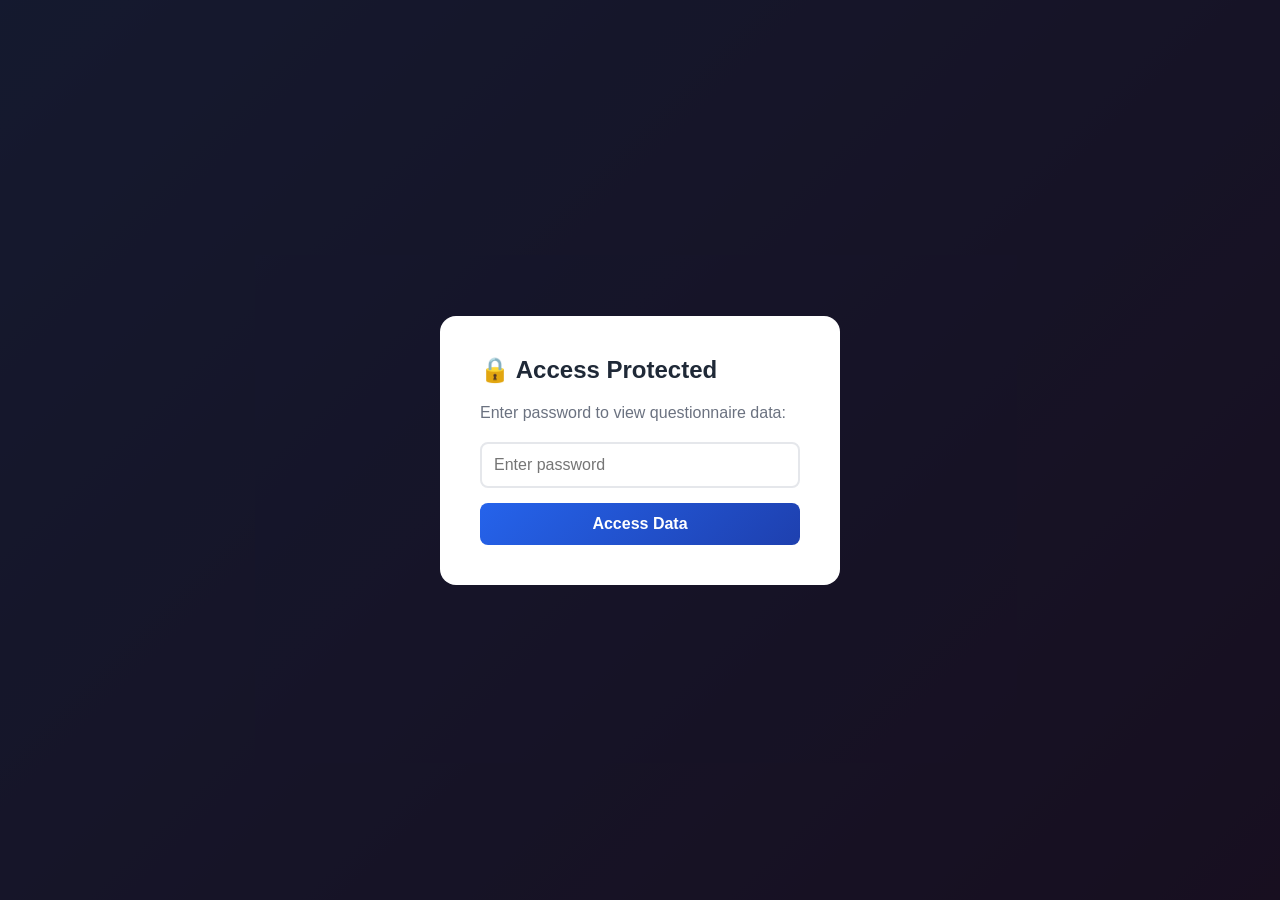
<file: view-data.html>
<!DOCTYPE html>
<html lang="en">

<head>
    <meta charset="UTF-8">
    <meta name="viewport" content="width=device-width, initial-scale=1.0">
    <title>Questionnaire Data Viewer</title>
    <style>
        * {
            margin: 0;
            padding: 0;
            box-sizing: border-box;
        }

        body {
            font-family: 'Inter', -apple-system, BlinkMacSystemFont, 'Segoe UI', sans-serif;
            background: linear-gradient(135deg, #667eea 0%, #764ba2 100%);
            min-height: 100vh;
            padding: 20px;
        }

        .container {
            max-width: 1200px;
            margin: 0 auto;
            background: white;
            border-radius: 16px;
            padding: 40px;
            box-shadow: 0 20px 25px -5px rgba(0, 0, 0, 0.1);
        }

        h1 {
            color: #1f2937;
            margin-bottom: 10px;
            font-size: 2rem;
        }

        .stats {
            display: grid;
            grid-template-columns: repeat(auto-fit, minmax(200px, 1fr));
            gap: 20px;
            margin: 30px 0;
        }

        .stat-card {
            background: linear-gradient(135deg, #dbeafe 0%, #e0e7ff 100%);
            padding: 20px;
            border-radius: 12px;
            border-left: 4px solid #2563eb;
        }

        .stat-number {
            font-size: 2.5rem;
            font-weight: 700;
            color: #2563eb;
            margin-bottom: 5px;
        }

        .stat-label {
            font-size: 0.875rem;
            color: #6b7280;
            text-transform: uppercase;
            letter-spacing: 0.5px;
            font-weight: 600;
        }

        .actions {
            display: flex;
            gap: 15px;
            margin: 30px 0;
            flex-wrap: wrap;
        }

        .btn {
            padding: 12px 24px;
            border: none;
            border-radius: 8px;
            font-size: 1rem;
            font-weight: 600;
            cursor: pointer;
            transition: all 0.2s;
            text-decoration: none;
            display: inline-block;
        }

        .btn-primary {
            background: linear-gradient(135deg, #2563eb, #1e40af);
            color: white;
        }

        .btn-primary:hover {
            transform: translateY(-2px);
            box-shadow: 0 10px 15px -3px rgba(0, 0, 0, 0.1);
        }

        .btn-secondary {
            background: #f3f4f6;
            color: #1f2937;
            border: 2px solid #e5e7eb;
        }

        .btn-secondary:hover {
            background: #e5e7eb;
        }

        .response-list {
            margin-top: 30px;
        }

        .response-card {
            background: #f9fafb;
            border: 1px solid #e5e7eb;
            border-radius: 8px;
            padding: 20px;
            margin-bottom: 15px;
            transition: all 0.2s;
        }

        .response-card:hover {
            box-shadow: 0 4px 6px -1px rgba(0, 0, 0, 0.1);
            border-color: #2563eb;
        }

        .response-header {
            display: flex;
            justify-content: space-between;
            align-items: center;
            margin-bottom: 15px;
            padding-bottom: 15px;
            border-bottom: 2px solid #e5e7eb;
        }

        .response-id {
            font-weight: 700;
            color: #2563eb;
            font-size: 1.1rem;
        }

        .response-time {
            color: #6b7280;
            font-size: 0.875rem;
        }

        .response-details {
            display: grid;
            grid-template-columns: repeat(auto-fit, minmax(250px, 1fr));
            gap: 15px;
        }

        .detail-item {
            display: flex;
            flex-direction: column;
        }

        .detail-label {
            font-size: 0.75rem;
            color: #6b7280;
            text-transform: uppercase;
            letter-spacing: 0.5px;
            margin-bottom: 4px;
            font-weight: 600;
        }

        .detail-value {
            font-size: 1rem;
            color: #1f2937;
            font-weight: 500;
        }

        .toggle-details {
            margin-top: 15px;
            padding: 8px 16px;
            background: #e0e7ff;
            border: none;
            border-radius: 6px;
            cursor: pointer;
            font-size: 0.875rem;
            font-weight: 600;
            color: #2563eb;
        }

        .toggle-details:hover {
            background: #c7d2fe;
        }

        .full-data {
            display: none;
            margin-top: 15px;
            padding: 15px;
            background: #1f2937;
            border-radius: 6px;
            overflow-x: auto;
        }

        .full-data.show {
            display: block;
        }

        .full-data pre {
            color: #10b981;
            font-size: 0.875rem;
            font-family: 'Courier New', monospace;
            margin: 0;
        }

        .password-prompt {
            position: fixed;
            top: 0;
            left: 0;
            width: 100%;
            height: 100%;
            background: rgba(0, 0, 0, 0.8);
            display: flex;
            align-items: center;
            justify-content: center;
            z-index: 1000;
        }

        .password-box {
            background: white;
            padding: 40px;
            border-radius: 16px;
            max-width: 400px;
            width: 90%;
        }

        .password-box h2 {
            margin-bottom: 20px;
            color: #1f2937;
        }

        .password-box input {
            width: 100%;
            padding: 12px;
            border: 2px solid #e5e7eb;
            border-radius: 8px;
            font-size: 1rem;
            margin-bottom: 15px;
        }

        .password-box input:focus {
            outline: none;
            border-color: #2563eb;
        }

        .error {
            color: #ef4444;
            font-size: 0.875rem;
            margin-bottom: 15px;
            display: none;
        }

        .error.show {
            display: block;
        }

        @media (max-width: 768px) {
            .container {
                padding: 20px;
            }

            h1 {
                font-size: 1.5rem;
            }

            .stats {
                grid-template-columns: 1fr;
            }

            .actions {
                flex-direction: column;
            }

            .btn {
                width: 100%;
            }
        }
    </style>
</head>

<body>
    <!-- Password Protection -->
    <div class="password-prompt" id="passwordPrompt">
        <div class="password-box">
            <h2>🔒 Access Protected</h2>
            <p style="margin-bottom: 20px; color: #6b7280;">Enter password to view questionnaire data:</p>
            <input type="password" id="passwordInput" placeholder="Enter password"
                onkeypress="if(event.key==='Enter') checkPassword()">
            <p class="error" id="errorMsg">Incorrect password. Please try again.</p>
            <button class="btn btn-primary" style="width: 100%;" onclick="checkPassword()">Access Data</button>
        </div>
    </div>

    <div class="container" id="mainContent" style="display: none;">
        <h1>📊 Questionnaire Data Viewer</h1>
        <p style="color: #6b7280; margin-bottom: 30px;">View and analyze questionnaire responses</p>

        <!-- Statistics -->
        <div class="stats">
            <div class="stat-card">
                <div class="stat-number" id="totalResponses">0</div>
                <div class="stat-label">Total Responses</div>
            </div>
            <div class="stat-card">
                <div class="stat-number" id="todayResponses">0</div>
                <div class="stat-label">Today</div>
            </div>
            <div class="stat-card">
                <div class="stat-number" id="avgTime">--:--</div>
                <div class="stat-label">Avg. Completion Time</div>
            </div>
            <div class="stat-card">
                <div class="stat-number" id="lastResponse">--</div>
                <div class="stat-label">Last Response</div>
            </div>
        </div>

        <!-- Actions -->
        <div class="actions">
            <a href="data/responses.csv" class="btn btn-primary" download>📥 Download CSV</a>
            <button class="btn btn-secondary" onclick="refreshData()">🔄 Refresh</button>
            <button class="btn btn-secondary" onclick="exportJSON()">📄 Export All JSON</button>
        </div>

        <!-- Response List -->
        <div class="response-list" id="responseList">
            <p style="color: #6b7280;">Loading responses...</p>
        </div>
    </div>

    <script>
        // Password protection
        const CORRECT_PASSWORD = 'research2026'; // CHANGE THIS!

        function checkPassword() {
            const input = document.getElementById('passwordInput');
            const error = document.getElementById('errorMsg');

            if (input.value === CORRECT_PASSWORD) {
                document.getElementById('passwordPrompt').style.display = 'none';
                document.getElementById('mainContent').style.display = 'block';
                loadData();
            } else {
                error.classList.add('show');
                input.value = '';
                input.focus();
            }
        }

        // Load and display data
        async function loadData() {
            try {
                // In production, this would fetch from your PHP endpoint
                // For now, we'll use localStorage as demo
                const data = localStorage.getItem('questionnaire_data');

                if (data) {
                    const parsed = JSON.parse(data);
                    displayResponse(parsed);
                    updateStats([parsed]);
                } else {
                    document.getElementById('responseList').innerHTML =
                        '<p style="color: #6b7280;">No responses yet. Complete a test survey to see data here.</p>';
                }

                // In production, fetch from server:
                // const response = await fetch('get-responses.php');
                // const responses = await response.json();
                // displayResponses(responses);

            } catch (error) {
                console.error('Error loading data:', error);
                document.getElementById('responseList').innerHTML =
                    '<p style="color: #ef4444;">Error loading data. Check console for details.</p>';
            }
        }

        function displayResponse(data) {
            const container = document.getElementById('responseList');
            const id = data.participant_id || 'TEST_' + Date.now();
            const time = formatTime(data.metadata?.totalTime || 0);
            const date = new Date(data.metadata?.completionDate || Date.now()).toLocaleString();

            const card = document.createElement('div');
            card.className = 'response-card';
            card.innerHTML = `
                <div class="response-header">
                    <div class="response-id">${id}</div>
                    <div class="response-time">${date}</div>
                </div>
                <div class="response-details">
                    <div class="detail-item">
                        <div class="detail-label">Completion Time</div>
                        <div class="detail-value">${time}</div>
                    </div>
                    <div class="detail-item">
                        <div class="detail-label">Age Group</div>
                        <div class="detail-value">${data.responses?.age || 'N/A'}</div>
                    </div>
                    <div class="detail-item">
                        <div class="detail-label">Gender</div>
                        <div class="detail-value">${data.responses?.gender || 'N/A'}</div>
                    </div>
                    <div class="detail-item">
                        <div class="detail-label">Education</div>
                        <div class="detail-value">${data.responses?.education || 'N/A'}</div>
                    </div>
                </div>
                <button class="toggle-details" onclick="toggleDetails(this)">View Full Data</button>
                <div class="full-data">
                    <pre>${JSON.stringify(data, null, 2)}</pre>
                </div>
            `;

            container.innerHTML = '';
            container.appendChild(card);
        }

        function toggleDetails(button) {
            const fullData = button.nextElementSibling;
            fullData.classList.toggle('show');
            button.textContent = fullData.classList.contains('show') ? 'Hide Full Data' : 'View Full Data';
        }

        function updateStats(responses) {
            document.getElementById('totalResponses').textContent = responses.length;

            const today = new Date().toDateString();
            const todayCount = responses.filter(r => {
                const date = new Date(r.metadata?.completionDate);
                return date.toDateString() === today;
            }).length;
            document.getElementById('todayResponses').textContent = todayCount;

            const avgTime = responses.reduce((sum, r) => sum + (r.metadata?.totalTime || 0), 0) / responses.length;
            document.getElementById('avgTime').textContent = formatTime(avgTime);

            const latest = responses[responses.length - 1];
            if (latest) {
                const date = new Date(latest.metadata?.completionDate);
                const now = new Date();
                const diff = now - date;
                const hours = Math.floor(diff / 3600000);
                document.getElementById('lastResponse').textContent = hours < 1 ? 'Just now' : `${hours}h ago`;
            }
        }

        function formatTime(seconds) {
            const mins = Math.floor(seconds / 60);
            const secs = Math.floor(seconds % 60);
            return `${String(mins).padStart(2, '0')}:${String(secs).padStart(2, '0')}`;
        }

        function refreshData() {
            loadData();
        }

        function exportJSON() {
            const data = localStorage.getItem('questionnaire_data');
            if (data) {
                const blob = new Blob([data], { type: 'application/json' });
                const url = URL.createObjectURL(blob);
                const a = document.createElement('a');
                a.href = url;
                a.download = `questionnaire_data_${Date.now()}.json`;
                a.click();
            } else {
                alert('No data to export');
            }
        }
    </script>
</body>

</html>
</file>
<file: styles.css>
/* ============================================
   COGNITIVE AI QUESTIONNAIRE - STYLES
   Modern, Professional, Accessible Design
   ============================================ */

/* ===== CSS VARIABLES ===== */
:root {
    /* Colors */
    --primary-color: #2563eb;
    --primary-dark: #1e40af;
    --primary-light: #dbeafe;
    --secondary-color: #10b981;
    --accent-color: #f59e0b;
    --danger-color: #ef4444;

    /* Neutrals */
    --text-primary: #1f2937;
    --text-secondary: #6b7280;
    --bg-primary: #ffffff;
    --bg-secondary: #f9fafb;
    --bg-tertiary: #f3f4f6;
    --border-color: #e5e7eb;

    /* Spacing */
    --spacing-xs: 0.5rem;
    --spacing-sm: 1rem;
    --spacing-md: 1.5rem;
    --spacing-lg: 2rem;
    --spacing-xl: 3rem;

    /* Typography */
    --font-primary: 'Inter', -apple-system, BlinkMacSystemFont, 'Segoe UI', sans-serif;
    --font-size-sm: 0.875rem;
    --font-size-base: 1rem;
    --font-size-lg: 1.125rem;
    --font-size-xl: 1.25rem;
    --font-size-2xl: 1.5rem;
    --font-size-3xl: 2rem;

    /* Shadows */
    --shadow-sm: 0 1px 2px 0 rgba(0, 0, 0, 0.05);
    --shadow-md: 0 4px 6px -1px rgba(0, 0, 0, 0.1);
    --shadow-lg: 0 10px 15px -3px rgba(0, 0, 0, 0.1);
    --shadow-xl: 0 20px 25px -5px rgba(0, 0, 0, 0.1);

    /* Border Radius */
    --radius-sm: 0.375rem;
    --radius-md: 0.5rem;
    --radius-lg: 0.75rem;
    --radius-xl: 1rem;

    /* Transitions */
    --transition-fast: 150ms ease-in-out;
    --transition-base: 250ms ease-in-out;
    --transition-slow: 350ms ease-in-out;
}

/* ===== RESET & BASE ===== */
* {
    margin: 0;
    padding: 0;
    box-sizing: border-box;
}

body {
    font-family: var(--font-primary);
    font-size: var(--font-size-base);
    line-height: 1.6;
    color: var(--text-primary);
    background: linear-gradient(135deg, #667eea 0%, #764ba2 100%);
    min-height: 100vh;
    padding: var(--spacing-md) 0;
    /* Prevent Android pull-to-refresh page reload */
    overscroll-behavior: none;
    overscroll-behavior-y: none;
}

/* ===== PROGRESS BAR ===== */
.progress-container {
    position: fixed;
    top: 0;
    left: 0;
    width: 100%;
    height: 4px;
    background: rgba(255, 255, 255, 0.2);
    z-index: 1000;
    backdrop-filter: blur(10px);
}

.progress-bar {
    height: 100%;
    background: linear-gradient(90deg, var(--secondary-color), var(--primary-color));
    width: 0%;
    transition: width var(--transition-base);
    box-shadow: 0 0 10px rgba(37, 99, 235, 0.5);
}

.progress-text {
    position: fixed;
    top: 12px;
    right: 20px;
    background: rgba(255, 255, 255, 0.95);
    padding: var(--spacing-xs) var(--spacing-sm);
    border-radius: var(--radius-lg);
    font-size: var(--font-size-sm);
    font-weight: 600;
    color: var(--primary-color);
    box-shadow: var(--shadow-md);
    z-index: 1001;
    backdrop-filter: blur(10px);
}

/* ===== TIMER DISPLAY ===== */
.timer-display {
    position: fixed;
    top: 12px;
    left: 20px;
    background: rgba(255, 255, 255, 0.95);
    padding: var(--spacing-xs) var(--spacing-md);
    border-radius: var(--radius-lg);
    font-size: var(--font-size-lg);
    font-weight: 600;
    color: var(--text-primary);
    box-shadow: var(--shadow-md);
    z-index: 1001;
    backdrop-filter: blur(10px);
    display: flex;
    align-items: center;
    gap: var(--spacing-xs);
}

.timer-icon {
    font-size: 1.25rem;
}

/* ===== CONTAINER ===== */
.container {
    max-width: 800px;
    margin: 60px auto 40px;
    background: var(--bg-primary);
    border-radius: var(--radius-xl);
    box-shadow: var(--shadow-xl);
    padding: var(--spacing-xl);
    animation: fadeIn 0.5s ease-in-out;
}

@keyframes fadeIn {
    from {
        opacity: 0;
        transform: translateY(20px);
    }

    to {
        opacity: 1;
        transform: translateY(0);
    }
}

/* ===== SECTIONS ===== */
.section {
    display: none;
    animation: slideIn 0.4s ease-out;
}

.section.active {
    display: block;
}

@keyframes slideIn {
    from {
        opacity: 0;
        transform: translateX(30px);
    }

    to {
        opacity: 1;
        transform: translateX(0);
    }
}

/* ===== TYPOGRAPHY ===== */
h1 {
    font-size: var(--font-size-3xl);
    font-weight: 700;
    color: var(--text-primary);
    margin-bottom: var(--spacing-sm);
    line-height: 1.2;
}

h2 {
    font-size: var(--font-size-2xl);
    font-weight: 600;
    color: var(--text-primary);
    margin-bottom: var(--spacing-md);
    padding-bottom: var(--spacing-sm);
    border-bottom: 3px solid var(--primary-color);
}

h3 {
    font-size: var(--font-size-xl);
    font-weight: 600;
    color: var(--text-primary);
    margin-bottom: var(--spacing-sm);
}

p {
    margin-bottom: var(--spacing-sm);
    color: var(--text-secondary);
}

.subtitle {
    font-size: var(--font-size-lg);
    color: var(--text-secondary);
    margin-bottom: var(--spacing-md);
}

.section-intro {
    font-size: var(--font-size-lg);
    color: var(--text-secondary);
    margin-bottom: var(--spacing-lg);
}

/* ===== WELCOME SCREEN ===== */
.welcome-header {
    text-align: center;
    margin-bottom: var(--spacing-xl);
}

.welcome-header h1 {
    background: linear-gradient(135deg, var(--primary-color), var(--secondary-color));
    -webkit-background-clip: text;
    -webkit-text-fill-color: transparent;
    background-clip: text;
    margin-bottom: var(--spacing-sm);
}

.university-info {
    text-align: center;
    margin-bottom: var(--spacing-lg);
    padding: var(--spacing-md);
    background: var(--bg-secondary);
    border-radius: var(--radius-lg);
}

.university-info p {
    margin: 0;
    color: var(--text-primary);
}

/* ===== INFO BOX ===== */
.info-box {
    background: linear-gradient(135deg, #dbeafe 0%, #e0e7ff 100%);
    border-left: 4px solid var(--primary-color);
    padding: var(--spacing-md);
    border-radius: var(--radius-md);
    margin-bottom: var(--spacing-lg);
}

.info-box h3 {
    color: var(--primary-color);
    margin-bottom: var(--spacing-sm);
}

.info-box ul {
    list-style: none;
    padding: 0;
}

.info-box li {
    padding: var(--spacing-xs) 0;
    color: var(--text-primary);
}

.note {
    font-size: var(--font-size-sm);
    color: var(--text-secondary);
    font-style: italic;
    margin-top: var(--spacing-sm);
}

/* ===== CONSENT BOX ===== */
.consent-box {
    max-height: 400px;
    overflow-y: auto;
    padding: var(--spacing-md);
    background: var(--bg-secondary);
    border-radius: var(--radius-md);
    margin-bottom: var(--spacing-lg);
    border: 1px solid var(--border-color);
}

.consent-box h3 {
    color: var(--primary-color);
    font-size: var(--font-size-lg);
    margin-top: var(--spacing-md);
    margin-bottom: var(--spacing-sm);
}

.consent-box h3:first-child {
    margin-top: 0;
}

.consent-checkbox {
    background: var(--bg-tertiary);
    padding: var(--spacing-md);
    border-radius: var(--radius-md);
    margin-bottom: var(--spacing-lg);
}

.consent-checkbox label {
    display: flex;
    gap: var(--spacing-sm);
    cursor: pointer;
}

.consent-checkbox input[type="checkbox"] {
    margin-top: 4px;
    width: 20px;
    height: 20px;
    cursor: pointer;
}

.consent-checkbox ul {
    margin-top: var(--spacing-sm);
    margin-left: 28px;
}

.consent-checkbox li {
    color: var(--text-primary);
}

/* ===== QUESTIONS ===== */
.question {
    margin-bottom: var(--spacing-lg);
    padding: var(--spacing-md);
    background: var(--bg-secondary);
    border-radius: var(--radius-md);
    border: 1px solid var(--border-color);
    transition: all var(--transition-base);
}

.question:hover {
    border-color: var(--primary-color);
    box-shadow: var(--shadow-sm);
}

.question label {
    display: block;
    font-weight: 600;
    color: var(--text-primary);
    margin-bottom: var(--spacing-sm);
}

.required {
    color: var(--danger-color);
    font-weight: 700;
}

/* ===== FORM INPUTS ===== */
select {
    width: 100%;
    padding: var(--spacing-sm);
    border: 2px solid var(--border-color);
    border-radius: var(--radius-md);
    font-size: var(--font-size-base);
    font-family: var(--font-primary);
    background: var(--bg-primary);
    cursor: pointer;
    transition: all var(--transition-fast);
}

select:hover {
    border-color: var(--primary-color);
}

select:focus {
    outline: none;
    border-color: var(--primary-color);
    box-shadow: 0 0 0 3px var(--primary-light);
}

textarea {
    width: 100%;
    min-height: 100px;
    padding: var(--spacing-sm);
    border: 2px solid var(--border-color);
    border-radius: var(--radius-md);
    font-size: var(--font-size-base);
    font-family: var(--font-primary);
    resize: vertical;
    transition: all var(--transition-fast);
}

textarea:hover {
    border-color: var(--primary-color);
}

textarea:focus {
    outline: none;
    border-color: var(--primary-color);
    box-shadow: 0 0 0 3px var(--primary-light);
}

/* ===== RADIO & CHECKBOX GROUPS ===== */
.radio-group {
    display: flex;
    flex-direction: column;
    gap: var(--spacing-sm);
}

.radio-group label {
    display: flex;
    align-items: center;
    gap: var(--spacing-sm);
    padding: var(--spacing-sm);
    border-radius: var(--radius-sm);
    cursor: pointer;
    transition: all var(--transition-fast);
    font-weight: 400;
}

.radio-group label:hover {
    background: var(--bg-tertiary);
}

.radio-group input[type="radio"] {
    width: 18px;
    height: 18px;
    cursor: pointer;
}

/* ===== LIKERT SCALE ===== */
.likert-scale {
    display: flex;
    flex-direction: column;
    gap: 0.4rem;
    margin-top: 0.5rem;
}

/* Header row: low anchor ... high anchor */
.likert-scale-header {
    display: flex;
    justify-content: space-between;
    align-items: center;
    padding: 0 0.25rem;
}

.likert-scale-header span {
    font-size: 0.78rem;
    font-weight: 700;
    padding: 0.2rem 0.5rem;
    border-radius: 4px;
    flex-shrink: 0;
    max-width: 48%;
    text-align: center;
    line-height: 1.2;
    white-space: normal;
    word-break: break-word;
}

/* Remove old pill badge styles — row is self-contained */
.likert-row {
    display: flex;
    align-items: center;
    justify-content: center;
    gap: 0;
}

/* Hide the old pill badges entirely */
.likert-label {
    display: none;
}

/* The numbered buttons row */
.likert-options {
    display: flex;
    gap: 0.4rem;
    justify-content: center;
    align-items: center;
    flex-wrap: nowrap;
    width: 100%;
}

.likert-options label {
    display: flex;
    flex-direction: column;
    align-items: center;
    gap: 4px;
    padding: 0.4rem 0.2rem;
    border-radius: var(--radius-sm);
    cursor: pointer;
    transition: all var(--transition-fast);
    font-weight: 600;
    font-size: 0.9rem;
    border: 2px solid var(--border-color);
    background: var(--bg-primary);
    flex: 1;
    min-width: 0;
    max-width: 52px;
    text-align: center;
}

.likert-options label:hover {
    background: var(--primary-light);
    border-color: var(--primary-color);
    transform: translateY(-2px);
}

/* Highlight selected option */
.likert-options label:has(input[type="radio"]:checked) {
    background: var(--primary-color);
    color: #ffffff;
    border-color: var(--primary-color);
}

.likert-options input[type="radio"] {
    width: 16px;
    height: 16px;
    cursor: pointer;
    accent-color: var(--primary-color);
}

/* ===== PRODUCT CARD ===== */
.product-card {
    background: var(--bg-primary);
    border: 2px solid var(--border-color);
    border-radius: var(--radius-lg);
    padding: var(--spacing-md);
    margin-bottom: var(--spacing-lg);
    box-shadow: var(--shadow-md);
    transition: all var(--transition-base);
}

.product-card:hover {
    box-shadow: var(--shadow-lg);
    transform: translateY(-4px);
}

.product-image {
    width: 100%;
    height: 250px;
    background: #f8f9fa;
    border-radius: var(--radius-md);
    overflow: hidden;
    margin-bottom: var(--spacing-md);
    display: flex;
    align-items: center;
    justify-content: center;
    border: 1px solid var(--border-color);
}

.product-image img {
    max-width: 100%;
    max-height: 100%;
    width: auto;
    height: auto;
    object-fit: contain;
}

.placeholder-img {
    font-size: 3rem;
    color: var(--text-secondary);
    text-align: center;
    padding: var(--spacing-md);
}

.product-details h3 {
    color: var(--text-primary);
    margin-bottom: var(--spacing-xs);
}

.product-rating {
    color: var(--accent-color);
    font-size: var(--font-size-sm);
    margin-bottom: var(--spacing-sm);
}

.product-features {
    list-style: none;
    padding: 0;
    margin-bottom: var(--spacing-md);
}

.product-features li {
    padding: var(--spacing-xs) 0;
    color: var(--text-secondary);
}

.product-price {
    font-size: var(--font-size-2xl);
    font-weight: 700;
    color: var(--primary-color);
}

.price-original {
    text-decoration: line-through;
    color: var(--text-secondary);
    font-size: var(--font-size-lg);
    margin-right: var(--spacing-sm);
}

.price-discount {
    background: var(--danger-color);
    color: white;
    padding: 4px 8px;
    border-radius: var(--radius-sm);
    font-size: var(--font-size-sm);
    margin-left: var(--spacing-sm);
}

/* ===== MANIPULATION BOXES ===== */

/* Promo Box (Loss Aversion - Scenario 2) */
.promo-box {
    margin: var(--spacing-md) 0;
    padding: var(--spacing-md);
    border-radius: var(--radius-md);
    font-weight: 600;
    text-align: center;
    border: 2px solid;
    animation: pulse 2s ease-in-out infinite;
}

.promo-box.gain {
    background: linear-gradient(135deg, #dcfce7, #bbf7d0);
    border-color: var(--secondary-color);
    color: #166534;
}

.promo-box.loss {
    background: linear-gradient(135deg, #fee2e2, #fecaca);
    border-color: var(--danger-color);
    color: #991b1b;
}

/* Social Proof (Scenario 3) */
.social-proof {
    background: linear-gradient(135deg, #fef3c7, #fde68a);
    border: 2px solid var(--accent-color);
    color: #92400e;
    padding: var(--spacing-md);
    border-radius: var(--radius-md);
    margin: var(--spacing-md) 0;
    font-weight: 600;
    text-align: center;
    animation: slideIn 0.5s ease-out;
}

/* Scarcity Warning (Scenario 4) */
.scarcity-warning {
    background: linear-gradient(135deg, #fee2e2, #fecaca);
    border: 2px solid var(--danger-color);
    color: #991b1b;
    padding: var(--spacing-md);
    border-radius: var(--radius-md);
    margin: var(--spacing-md) 0;
    font-weight: 700;
    text-align: center;
    animation: shake 0.5s ease-in-out;
}

.stock-available {
    background: #f0fdf4;
    border: 2px solid var(--secondary-color);
    color: #166534;
    padding: var(--spacing-sm);
    border-radius: var(--radius-md);
    margin: var(--spacing-md) 0;
    font-weight: 600;
    text-align: center;
}

/* Countdown Timer (Scenario 5) */
.countdown {
    background: linear-gradient(135deg, #fef3c7, #fde68a);
    border: 2px solid var(--accent-color);
    color: #92400e;
    padding: var(--spacing-md);
    border-radius: var(--radius-md);
    margin: var(--spacing-md) 0;
    font-weight: 700;
    text-align: center;
    font-size: var(--font-size-lg);
}

.countdown-timer {
    font-family: 'Courier New', monospace;
    font-size: var(--font-size-2xl);
    color: var(--danger-color);
    font-weight: 700;
    display: inline-block;
    margin-left: var(--spacing-sm);
}

.sale-available {
    background: #f0fdf4;
    border: 2px solid var(--secondary-color);
    color: #166534;
    padding: var(--spacing-sm);
    border-radius: var(--radius-md);
    margin: var(--spacing-md) 0;
    font-weight: 600;
    text-align: center;
}

/* Information Boxes (Scenario 6) */
.detailed-specs {
    background: var(--bg-secondary);
    border: 1px solid var(--border-color);
    padding: var(--spacing-md);
    border-radius: var(--radius-md);
    margin: var(--spacing-md) 0;
    font-size: var(--font-size-sm);
    line-height: 1.8;
}

.detailed-specs h4 {
    color: var(--text-primary);
    margin-bottom: var(--spacing-sm);
    font-weight: 600;
}

.simple-specs {
    background: var(--bg-primary);
    padding: var(--spacing-sm);
    margin: var(--spacing-md) 0;
}

/* Reviews (Scenario 7) */
.reviews-container {
    margin: var(--spacing-md) 0;
    padding: var(--spacing-md);
    background: var(--bg-secondary);
    border-radius: var(--radius-md);
    border: 1px solid var(--border-color);
}

.review-item {
    padding: var(--spacing-sm);
    margin-bottom: var(--spacing-sm);
    background: white;
    border-radius: var(--radius-sm);
    border-left: 3px solid var(--accent-color);
}

.review-rating {
    color: var(--accent-color);
    font-weight: 600;
    margin-bottom: 4px;
}

.review-text {
    color: var(--text-secondary);
    font-size: var(--font-size-sm);
    font-style: italic;
}

/* Animations */
@keyframes pulse {

    0%,
    100% {
        transform: scale(1);
    }

    50% {
        transform: scale(1.02);
    }
}

@keyframes slideIn {
    from {
        opacity: 0;
        transform: translateY(-10px);
    }

    to {
        opacity: 1;
        transform: translateY(0);
    }
}

@keyframes shake {

    0%,
    100% {
        transform: translateX(0);
    }

    25% {
        transform: translateX(-5px);
    }

    75% {
        transform: translateX(5px);
    }
}


/* ===== SCENARIO BADGE ===== */
.scenario-badge {
    display: inline-block;
    background: linear-gradient(135deg, var(--primary-color), var(--secondary-color));
    color: white;
    padding: var(--spacing-xs) var(--spacing-md);
    border-radius: var(--radius-lg);
    font-size: var(--font-size-sm);
    font-weight: 600;
    margin-bottom: var(--spacing-md);
}

/* ===== BUTTONS ===== */
.btn {
    padding: var(--spacing-sm) var(--spacing-lg);
    border: none;
    border-radius: var(--radius-md);
    font-size: var(--font-size-base);
    font-weight: 600;
    cursor: pointer;
    transition: all var(--transition-base);
    font-family: var(--font-primary);
    display: inline-flex;
    align-items: center;
    gap: var(--spacing-xs);
}

.btn-primary {
    background: linear-gradient(135deg, var(--primary-color), var(--primary-dark));
    color: white;
    box-shadow: var(--shadow-md);
}

.btn-primary:hover {
    transform: translateY(-2px);
    box-shadow: var(--shadow-lg);
}

.btn-primary:active {
    transform: translateY(0);
}

.btn-primary:disabled {
    background: var(--text-secondary);
    cursor: not-allowed;
    transform: none;
}

.btn-secondary {
    background: var(--bg-tertiary);
    color: var(--text-primary);
    border: 2px solid var(--border-color);
}

.btn-secondary:hover {
    background: var(--bg-secondary);
    border-color: var(--primary-color);
}

.btn-large {
    padding: var(--spacing-md) var(--spacing-xl);
    font-size: var(--font-size-lg);
}

.button-group {
    display: flex;
    gap: var(--spacing-md);
    margin-top: var(--spacing-lg);
    justify-content: space-between;
}

/* ===== THANK YOU PAGE ===== */
.thankyou-container {
    text-align: center;
}

.thankyou-container h1 {
    color: var(--secondary-color);
    margin-bottom: var(--spacing-md);
}

.thankyou-message {
    font-size: var(--font-size-xl);
    color: var(--text-primary);
    margin-bottom: var(--spacing-xl);
}

.completion-stats {
    display: grid;
    grid-template-columns: repeat(auto-fit, minmax(200px, 1fr));
    gap: var(--spacing-md);
    margin-bottom: var(--spacing-xl);
}

.stat-box {
    background: linear-gradient(135deg, var(--primary-light), var(--bg-secondary));
    padding: var(--spacing-lg);
    border-radius: var(--radius-lg);
    border: 2px solid var(--primary-color);
}

.stat-number {
    font-size: var(--font-size-3xl);
    font-weight: 700;
    color: var(--primary-color);
    margin-bottom: var(--spacing-xs);
}

.stat-label {
    font-size: var(--font-size-sm);
    color: var(--text-secondary);
    font-weight: 600;
    text-transform: uppercase;
    letter-spacing: 0.5px;
}

.contact-info {
    background: var(--bg-secondary);
    padding: var(--spacing-md);
    border-radius: var(--radius-md);
    margin: var(--spacing-lg) 0;
}

/* ===== FOOTER ===== */
footer {
    text-align: center;
    padding: var(--spacing-lg);
    color: white;
    font-size: var(--font-size-sm);
}

footer p {
    margin: var(--spacing-xs) 0;
    color: rgba(255, 255, 255, 0.9);
}

/* ===== RESPONSIVE DESIGN ===== */
@media (max-width: 768px) {
    body {
        padding: var(--spacing-sm) 0;
    }

    .container {
        margin: 50px var(--spacing-sm) var(--spacing-md);
        padding: var(--spacing-md);
        border-radius: var(--radius-md);
    }

    .timer-display,
    .progress-text {
        font-size: var(--font-size-sm);
        padding: 6px 12px;
    }

    h1 {
        font-size: var(--font-size-2xl);
    }

    h2 {
        font-size: var(--font-size-xl);
    }

    .likert-scale {
        gap: 0.3rem;
    }

    .likert-scale-header span {
        font-size: 0.7rem;
        padding: 0.15rem 0.35rem;
    }

    .likert-options {
        gap: 0.2rem;
    }

    .likert-options label {
        padding: 0.3rem 0.1rem;
        font-size: 0.8rem;
        max-width: 44px;
    }

    .likert-options input[type="radio"] {
        width: 14px;
        height: 14px;
    }

    .button-group {
        flex-direction: column;
    }

    .btn {
        width: 100%;
        justify-content: center;
    }

    .completion-stats {
        grid-template-columns: 1fr;
    }

    /* Better product card on mobile */
    .product-card {
        padding: var(--spacing-sm);
    }

    .product-image {
        height: 200px;
    }

    /* Smaller question spacing on mobile */
    .question {
        margin-bottom: var(--spacing-md);
    }

    /* Container padding */
    .container {
        padding: var(--spacing-sm);
        margin: var(--spacing-sm);
    }
}

/* ===== EXTRA SMALL SCREENS (< 480px) ===== */
@media (max-width: 480px) {
    .likert-scale {
        gap: 0.25rem;
    }

    .likert-scale-header span {
        font-size: 0.65rem;
        padding: 0.1rem 0.25rem;
        max-width: 46%;
    }

    .likert-options {
        gap: 0.12rem;
    }

    .likert-options label {
        padding: 0.25rem 0.05rem;
        font-size: 0.72rem;
        max-width: 38px;
    }

    .likert-options input[type="radio"] {
        width: 13px;
        height: 13px;
    }

    h1 {
        font-size: 1.5rem;
    }

    h2 {
        font-size: 1.125rem;
    }

    .product-card {
        padding: 0.75rem;
    }

    .product-image {
        height: 180px;
    }

    .question label {
        font-size: 0.875rem;
    }

    .container {
        padding: 0.75rem;
        margin: 0.5rem;
    }

    .btn {
        padding: 0.625rem 1rem;
        font-size: 0.875rem;
    }
}


/* ===== PRINT STYLES ===== */
@media print {
    body {
        background: white;
    }

    .progress-container,
    .timer-display,
    .progress-text,
    .btn,
    footer {
        display: none;
    }

    .container {
        box-shadow: none;
        max-width: 100%;
    }
}

/* ===== ACCESSIBILITY ===== */
:focus-visible {
    outline: 3px solid var(--primary-color);
    outline-offset: 2px;
}

.sr-only {
    position: absolute;
    width: 1px;
    height: 1px;
    padding: 0;
    margin: -1px;
    overflow: hidden;
    clip: rect(0, 0, 0, 0);
    white-space: nowrap;
    border-width: 0;
}

/* ===== ANIMATIONS ===== */
@keyframes pulse {

    0%,
    100% {
        opacity: 1;
    }

    50% {
        opacity: 0.5;
    }
}

.loading {
    animation: pulse 2s cubic-bezier(0.4, 0, 0.6, 1) infinite;
}
</file>
